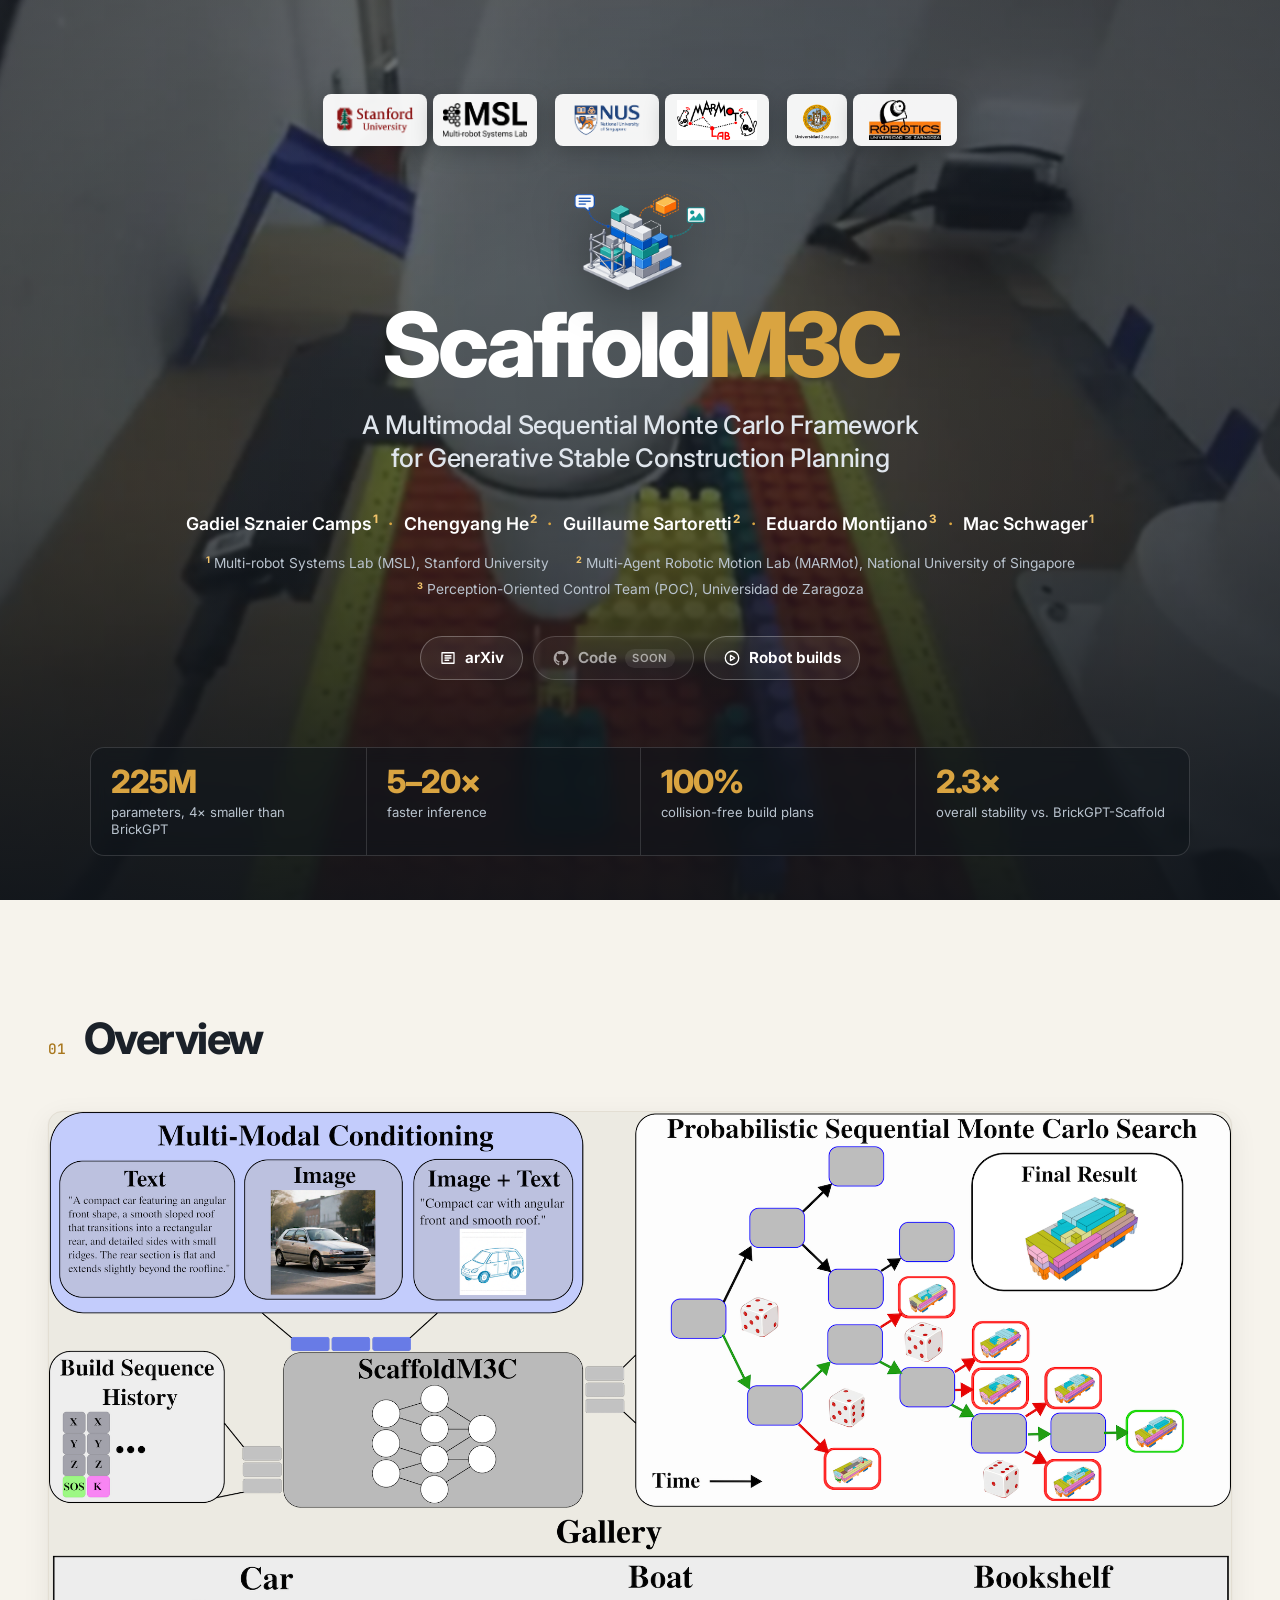
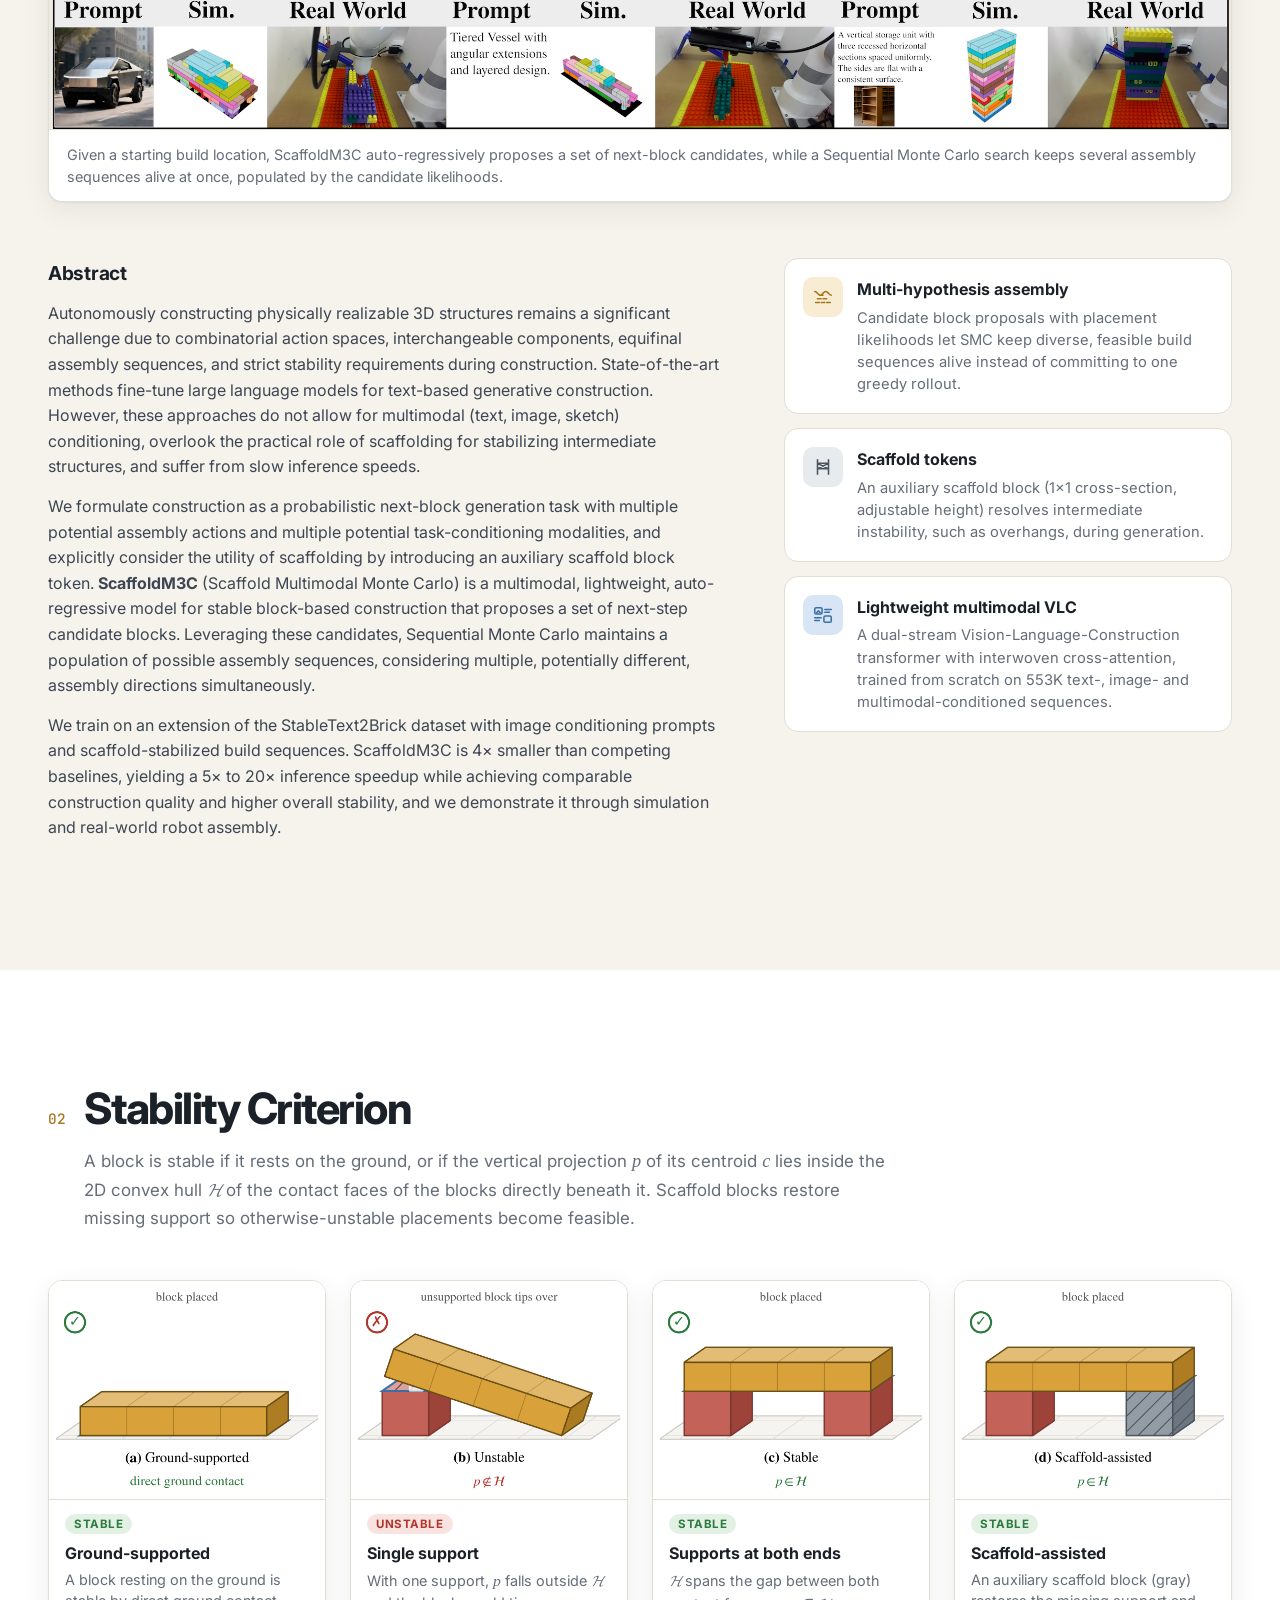
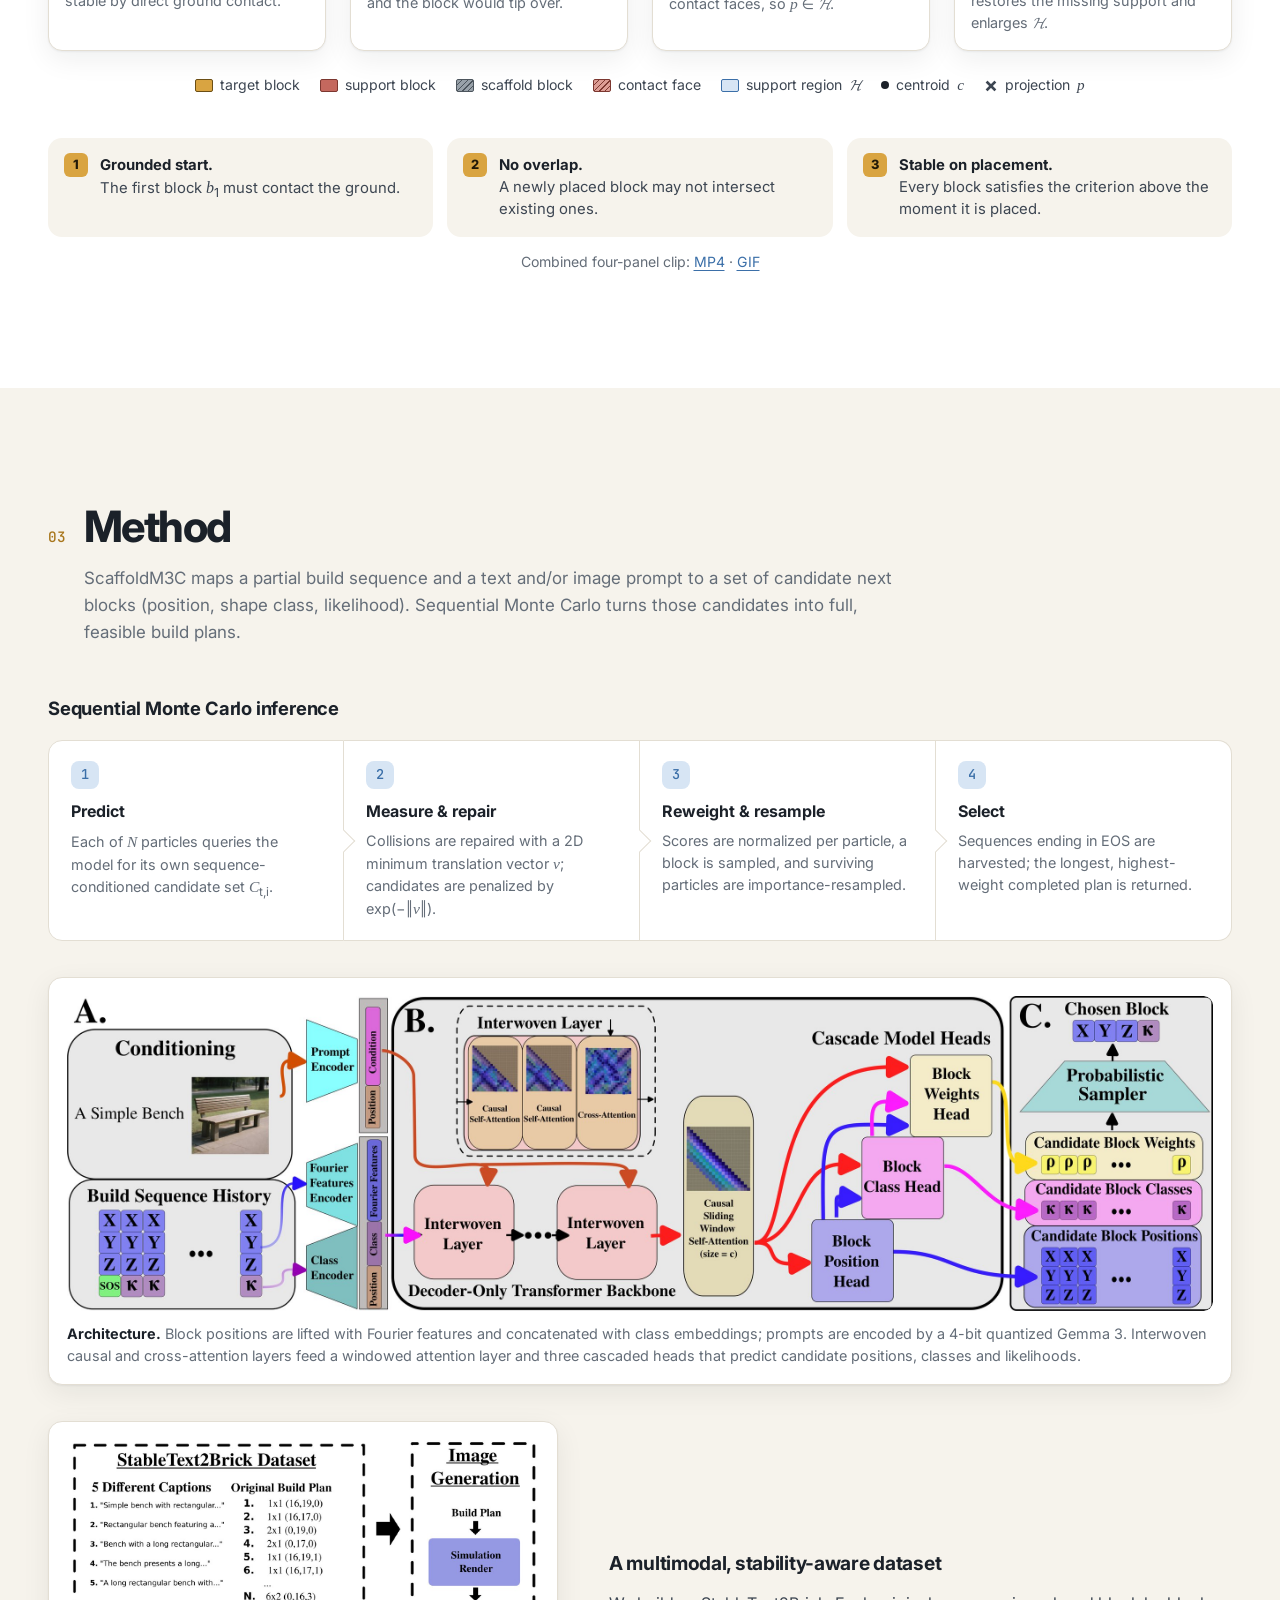
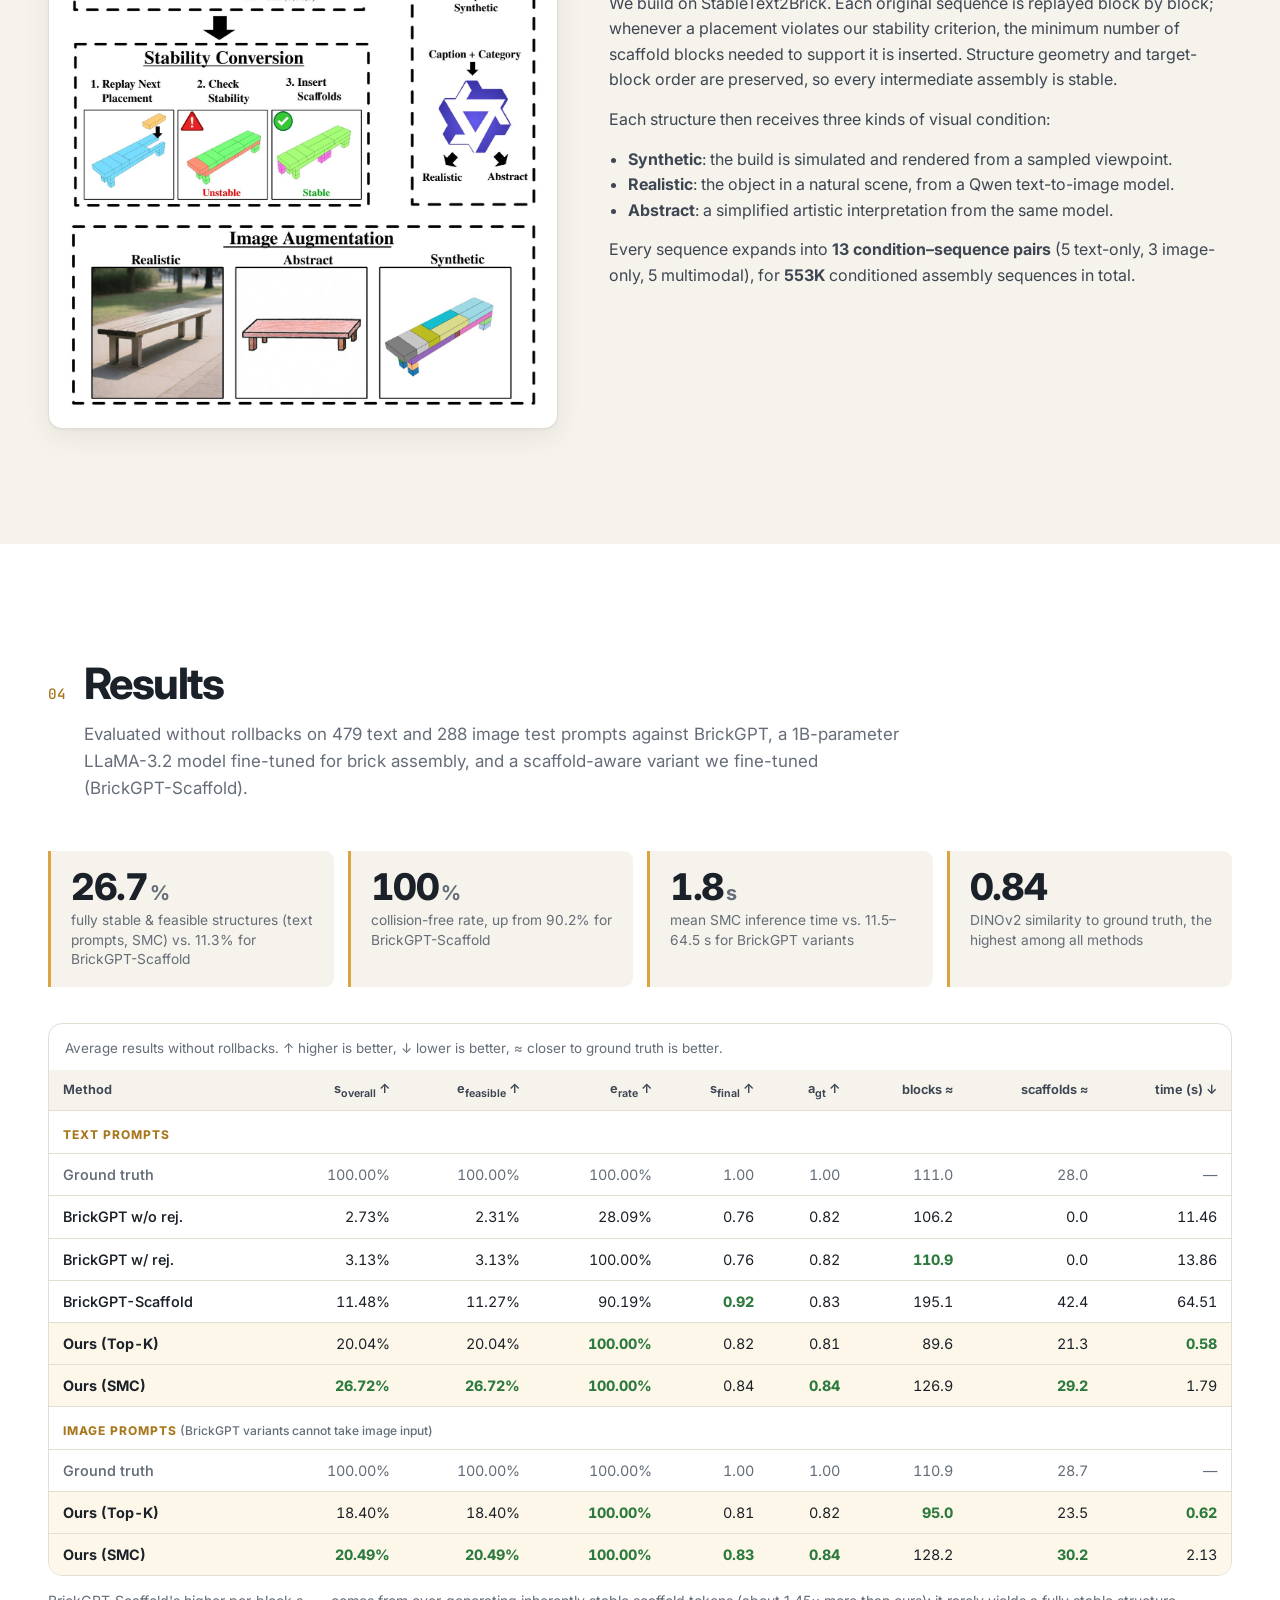
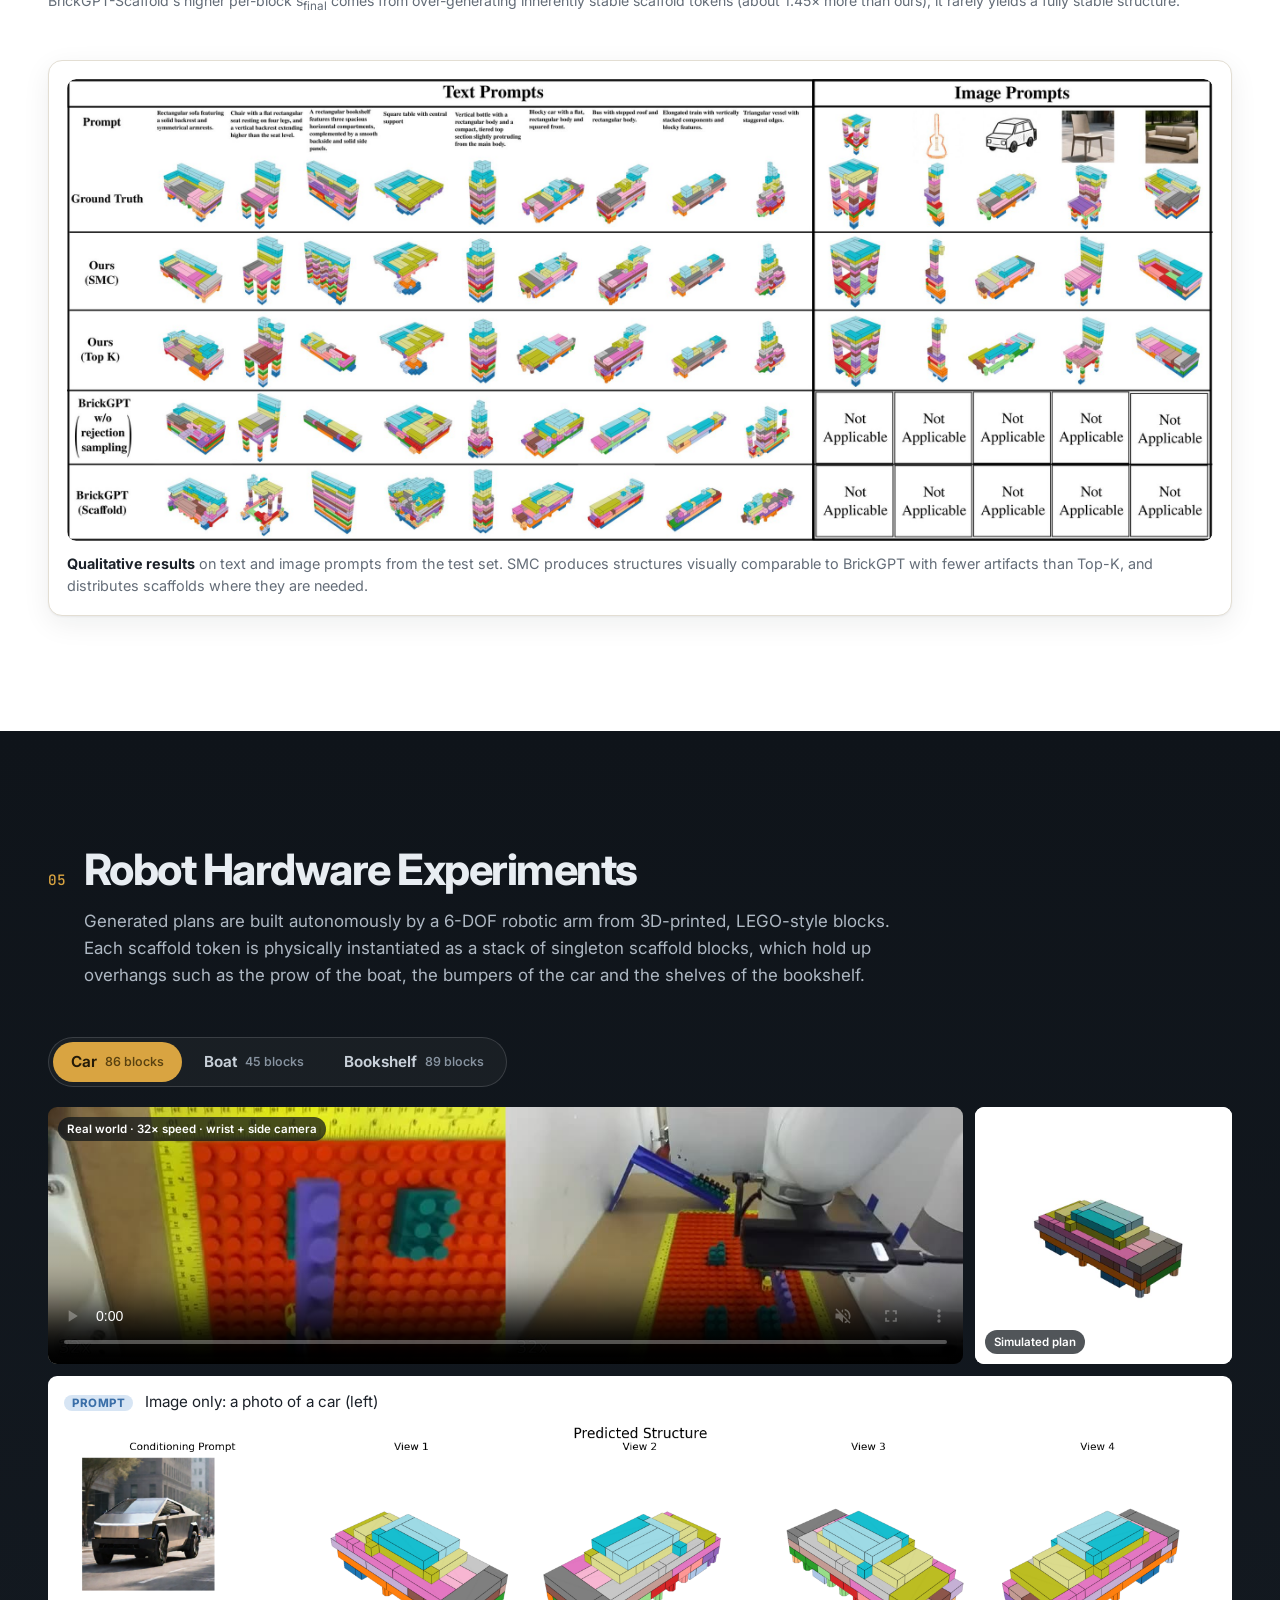
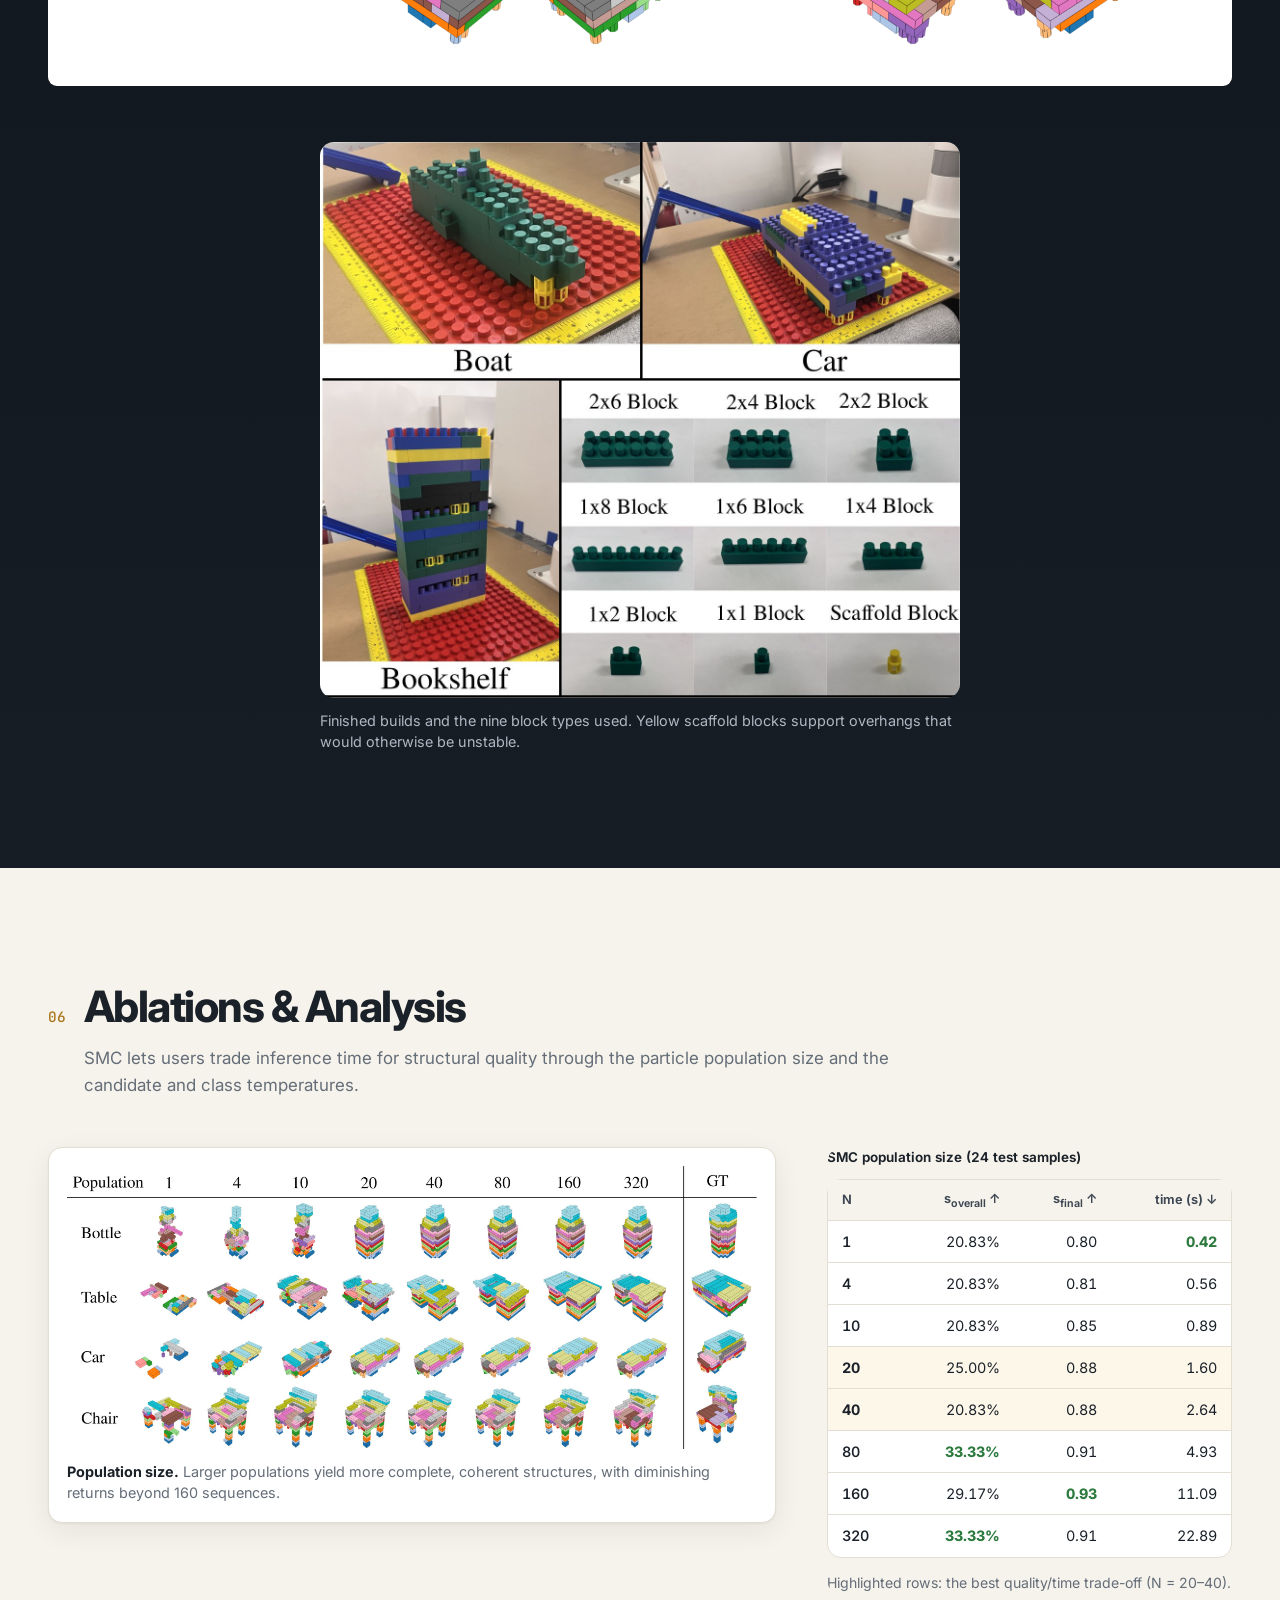
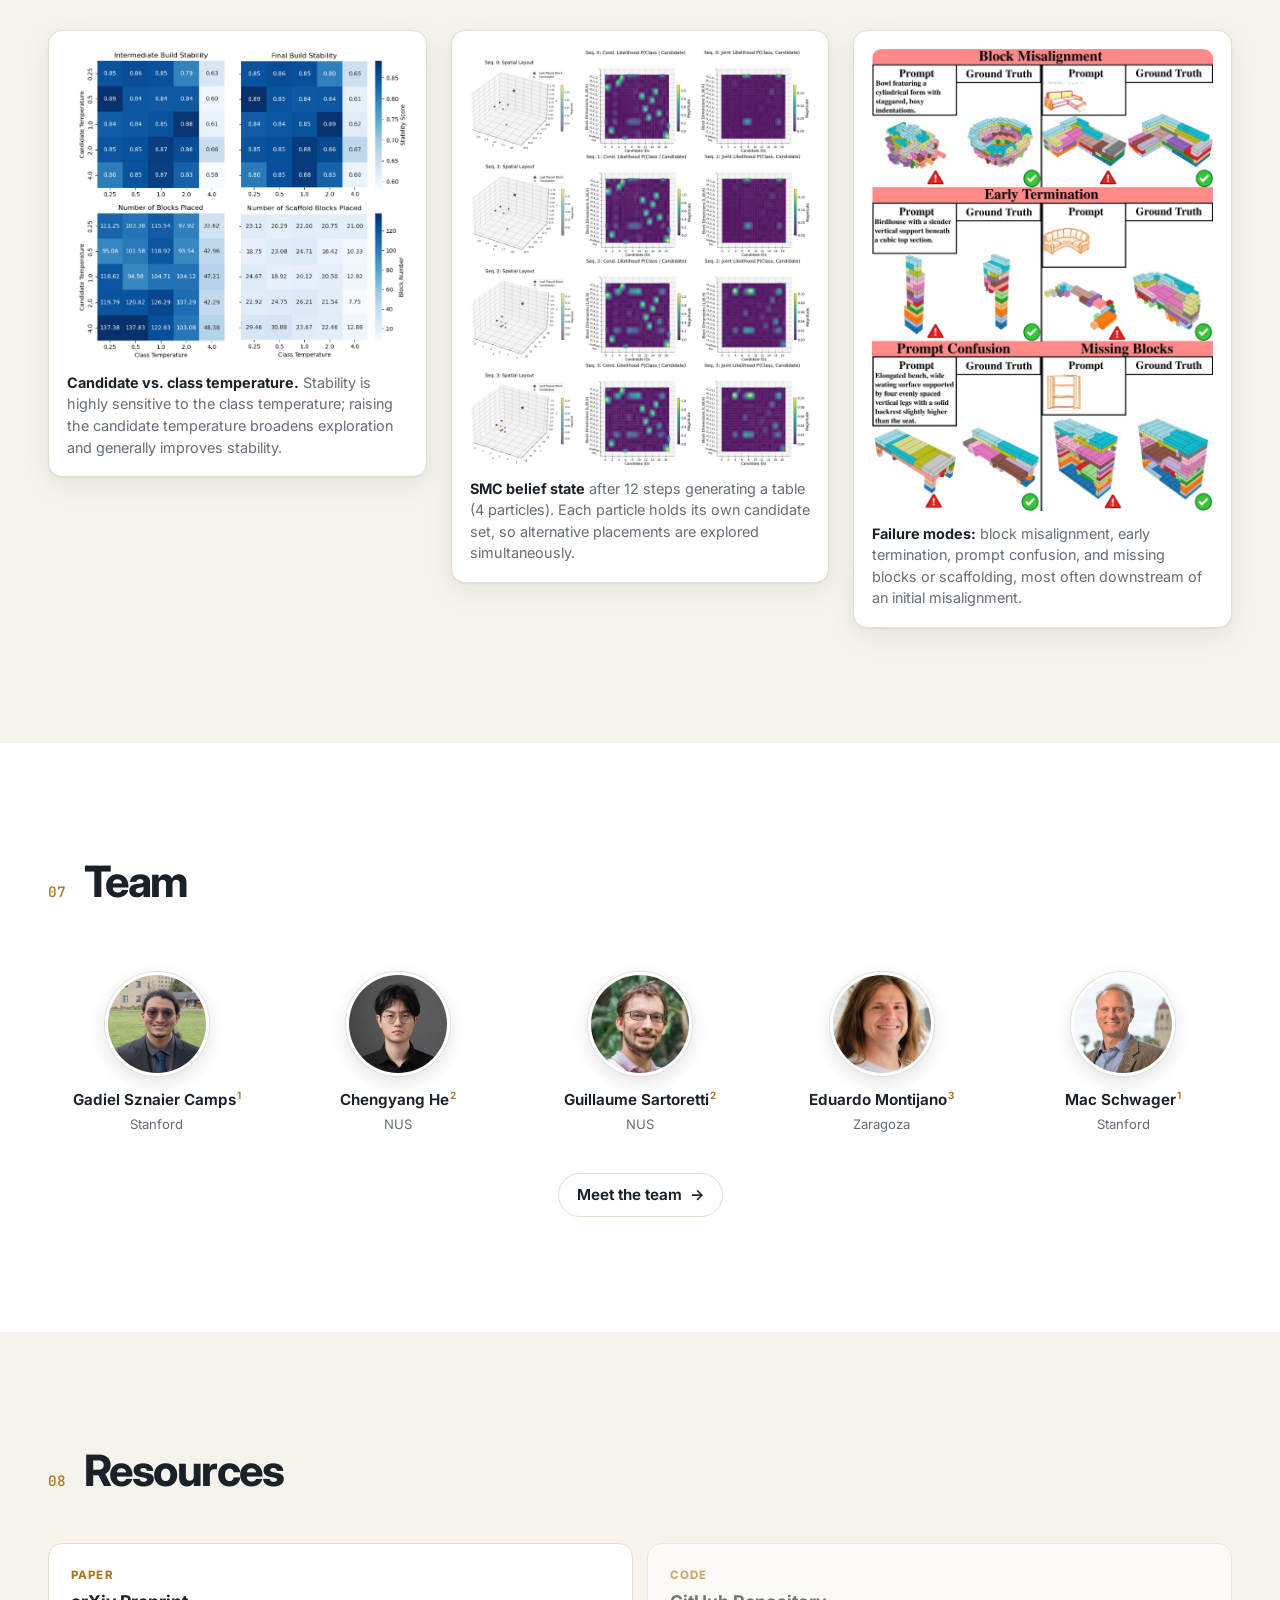
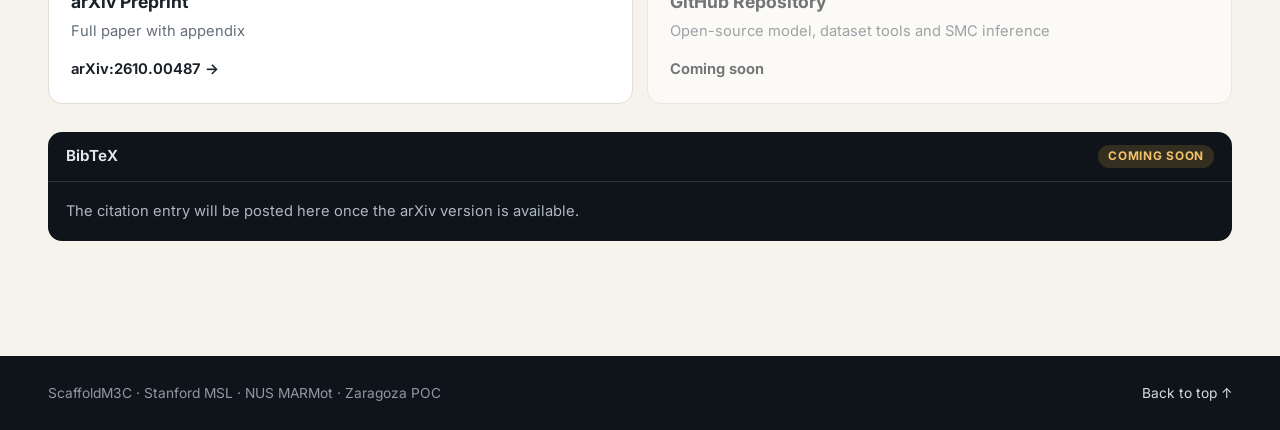
<file: index.html>
<!doctype html>
<html lang="en">
  <head>
    <meta charset="UTF-8" />
    <meta name="viewport" content="width=device-width, initial-scale=1.0" />
    <meta
      name="description"
      content="ScaffoldM3C: A Multimodal Sequential Monte Carlo Framework for Generative Stable Construction Planning"
    />
    <meta property="og:title" content="ScaffoldM3C — Generative Stable Construction Planning" />
    <meta
      property="og:description"
      content="A lightweight 225M-parameter Vision-Language-Construction model that plans stable, scaffold-aware block assemblies from text and image prompts."
    />
    <meta property="og:image" content="figures/fig1_overview.png" />
    <title>ScaffoldM3C — Stable Construction Planning</title>
    <link rel="icon" href="figures/title_mark.png" />
    <link rel="preconnect" href="https://fonts.googleapis.com" />
    <link rel="preconnect" href="https://fonts.gstatic.com" crossorigin />
    <link
      href="https://fonts.googleapis.com/css2?family=Inter:wght@400;500;600;700;800&family=JetBrains+Mono:wght@400;500&display=swap"
      rel="stylesheet"
    />
    <link rel="stylesheet" href="styles.css" />
    <script src="main.js" defer></script>
  </head>
  <body>
    <nav class="topnav" aria-label="Sections">
      <a class="topnav__brand" href="#top">
        <img src="figures/title_mark.png" alt="" />
        <span>ScaffoldM3C</span>
      </a>
      <div class="topnav__links">
        <a href="#overview">Overview</a>
        <a href="#stability">Stability</a>
        <a href="#method">Method</a>
        <a href="#results">Results</a>
        <a href="#hardware">Hardware</a>
        <a href="#ablations">Ablations</a>
        <a href="#team">Team</a>
        <a href="#resources">Resources</a>
      </div>
    </nav>

    <main id="top">
      <!-- ============================== HERO ============================== -->
      <section class="hero" aria-labelledby="paper-title">
        <video
          class="hero__video"
          autoplay
          muted
          loop
          playsinline
          preload="auto"
          poster="videos/hero_poster.jpg"
          aria-hidden="true"
        >
          <source src="videos/hero.mp4" type="video/mp4" />
        </video>
        <div class="hero__scrim" aria-hidden="true"></div>

        <div class="hero__content">
          <div class="logos" aria-label="Participating institutions and laboratories">
            <div class="logo-pair">
              <span class="logo-chip"><img src="logos/stanford_logo.png" alt="Stanford University" /></span>
              <span class="logo-chip"><img src="logos/msl_logo.png" alt="Multi-robot Systems Lab (MSL)" /></span>
            </div>
            <div class="logo-pair">
              <span class="logo-chip logo-chip--nus"><img src="logos/nus_logo.png" alt="National University of Singapore" /></span>
              <span class="logo-chip"><img src="logos/marmot_logo.png" alt="Multi-Agent Robotic Motion Lab (MARMot)" /></span>
            </div>
            <div class="logo-pair">
              <span class="logo-chip logo-chip--square"><img src="logos/zaragoza.png" alt="Universidad de Zaragoza" /></span>
              <span class="logo-chip"><img src="logos/poc_logo.png" alt="Perception-Oriented Control Team (POC), Universidad de Zaragoza" /></span>
            </div>
          </div>

          <header class="paper-heading">
            <img class="paper-heading__mark" src="figures/title_mark.png" alt="" />
            <h1 id="paper-title">
              <span class="paper-heading__name">Scaffold<span>M3C</span></span>
              <span class="paper-heading__subtitle"
                >A Multimodal Sequential Monte Carlo Framework for Generative Stable Construction Planning</span
              >
            </h1>
          </header>

          <div class="authors" aria-label="Paper authors and affiliations">
            <p class="authors__names">
              <span>Gadiel Sznaier Camps<sup>1</sup></span><span>Chengyang He<sup>2</sup></span><span>Guillaume Sartoretti<sup>2</sup></span><span>Eduardo Montijano<sup>3</sup></span><span>Mac Schwager<sup>1</sup></span>
            </p>
            <div class="authors__affiliations">
              <p><sup>1</sup> Multi-robot Systems Lab (MSL), Stanford University</p>
              <p><sup>2</sup> Multi-Agent Robotic Motion Lab (MARMot), National University of Singapore</p>
              <p><sup>3</sup> Perception-Oriented Control Team (POC), Universidad de Zaragoza</p>
            </div>
          </div>

          <div class="hero__actions">
            <a class="btn btn--ghost" href="https://arxiv.org/abs/2610.00487" target="_blank" rel="noopener">
              <svg viewBox="0 0 24 24" aria-hidden="true"><path d="M4 5h16v14H4z" /><path d="M8 9h8M8 12h8M8 15h5" /></svg>
              arXiv
            </a>
            <!-- TODO: replace with the GitHub repository URL once public -->
            <span class="btn btn--ghost is-disabled" aria-disabled="true">
              <svg viewBox="0 0 24 24" aria-hidden="true"><path d="M12 2.4a9.8 9.8 0 0 0-3.1 19.1c.5.1.7-.2.7-.5v-1.9c-2.9.6-3.5-1.2-3.5-1.2-.5-1.2-1.2-1.5-1.2-1.5-.9-.7.1-.7.1-.7 1.1.1 1.7 1.1 1.7 1.1.9 1.7 2.5 1.2 3 .9.1-.7.4-1.2.7-1.5-2.3-.3-4.8-1.2-4.8-4.9 0-1.1.4-2 1.1-2.7-.1-.3-.5-1.3.1-2.7 0 0 .9-.3 2.8 1.1a9.7 9.7 0 0 1 5.1 0c1.9-1.3 2.8-1.1 2.8-1.1.6 1.4.2 2.4.1 2.7.7.7 1.1 1.6 1.1 2.7 0 3.8-2.4 4.6-4.7 4.9.4.3.7 1 .7 1.9V21c0 .3.2.6.7.5A9.8 9.8 0 0 0 12 2.4Z" /></svg>
              Code <small>soon</small>
            </span>
            <a class="btn btn--ghost" href="#hardware">
              <svg viewBox="0 0 24 24" aria-hidden="true"><circle cx="12" cy="12" r="9" /><path d="m10 8.5 5.5 3.5-5.5 3.5z" /></svg>
              Robot builds
            </a>
          </div>
        </div>

        <dl class="hero__stats">
          <div><dt>225M</dt><dd>parameters, 4× smaller than BrickGPT</dd></div>
          <div><dt>5–20×</dt><dd>faster inference</dd></div>
          <div><dt>100%</dt><dd>collision-free build plans</dd></div>
          <div><dt>2.3×</dt><dd>overall stability vs. BrickGPT-Scaffold</dd></div>
        </dl>
      </section>

      <!-- ============================ OVERVIEW ============================ -->
      <section id="overview" class="section section--paper" aria-labelledby="overview-title">
        <div class="section__inner">
          <header class="section__header">
            <span class="section__number" aria-hidden="true">01</span>
            <h2 id="overview-title">Overview</h2>
          </header>

          <figure class="figure figure--framed">
            <button class="zoomable" type="button" data-zoom="figures/fig1_overview.png" aria-label="Enlarge overview figure">
              <img
                src="figures/fig1_overview.png"
                alt="ScaffoldM3C overview: multimodal conditioning (text, image, image plus text) and the build sequence history feed the ScaffoldM3C model, whose candidate blocks drive a probabilistic Sequential Monte Carlo search over assembly sequences; bottom row shows car, boat and bookshelf prompts with simulated and real-world builds"
                width="2256"
                height="1178"
              />
            </button>
            <figcaption>
              Given a starting build location, ScaffoldM3C auto-regressively proposes a set of next-block candidates, while a Sequential
              Monte Carlo search keeps several assembly sequences alive at once, populated by the candidate likelihoods.
            </figcaption>
          </figure>

          <div class="overview__grid">
            <div class="prose">
              <h3>Abstract</h3>
              <p>
                Autonomously constructing physically realizable 3D structures remains a significant challenge due to combinatorial
                action spaces, interchangeable components, equifinal assembly sequences, and strict stability requirements during
                construction. State-of-the-art methods fine-tune large language models for text-based generative construction.
                However, these approaches do not allow for multimodal (text, image, sketch) conditioning, overlook the practical role of
                scaffolding for stabilizing intermediate structures, and suffer from slow inference speeds.
              </p>
              <p>
                We formulate construction as a probabilistic next-block generation task with multiple potential assembly actions and
                multiple potential task-conditioning modalities, and explicitly consider the utility of scaffolding by introducing an
                auxiliary scaffold block token. <strong>ScaffoldM3C</strong> (Scaffold Multimodal Monte Carlo) is a multimodal,
                lightweight, auto-regressive model for stable block-based construction that proposes a set of next-step candidate
                blocks. Leveraging these candidates, Sequential Monte Carlo maintains a population of possible assembly sequences,
                considering multiple, potentially different, assembly directions simultaneously.
              </p>
              <p>
                We train on an extension of the StableText2Brick dataset with image conditioning prompts and scaffold-stabilized build
                sequences. ScaffoldM3C is 4× smaller than competing baselines, yielding a 5× to 20× inference speedup while achieving
                comparable construction quality and higher overall stability, and we demonstrate it through simulation and real-world
                robot assembly.
              </p>
            </div>

            <ul class="contrib" aria-label="Main contributions">
              <li>
                <span class="contrib__icon contrib__icon--amber" aria-hidden="true">
                  <svg viewBox="0 0 24 24"><path d="M4 18h4M10 18h4M16 18h4M6 14h4M12 14h4M8 10h4M3 6c3 0 3 4 6 4s3-4 6-4 3 4 6 4" /></svg>
                </span>
                <div>
                  <h3>Multi-hypothesis assembly</h3>
                  <p>Candidate block proposals with placement likelihoods let SMC keep diverse, feasible build sequences alive instead of committing to one greedy rollout.</p>
                </div>
              </li>
              <li>
                <span class="contrib__icon contrib__icon--steel" aria-hidden="true">
                  <svg viewBox="0 0 24 24"><path d="M6 4v16M18 4v16M6 8h12M6 14h12M6 8l12 6M18 8 6 14" /></svg>
                </span>
                <div>
                  <h3>Scaffold tokens</h3>
                  <p>An auxiliary scaffold block (1×1 cross-section, adjustable height) resolves intermediate instability, such as overhangs, during generation.</p>
                </div>
              </li>
              <li>
                <span class="contrib__icon contrib__icon--blue" aria-hidden="true">
                  <svg viewBox="0 0 24 24"><rect x="3" y="4" width="8" height="7" rx="1.5" /><path d="M5 9.5 7 7.5l2 2" /><path d="M14 6h7M14 9h5M3 15h7M3 18h5" /><rect x="13" y="13" width="8" height="7" rx="1.5" /></svg>
                </span>
                <div>
                  <h3>Lightweight multimodal VLC</h3>
                  <p>A dual-stream Vision-Language-Construction transformer with interwoven cross-attention, trained from scratch on 553K text-, image- and multimodal-conditioned sequences.</p>
                </div>
              </li>
            </ul>
          </div>
        </div>
      </section>

      <!-- ============================ STABILITY =========================== -->
      <section id="stability" class="section section--white" aria-labelledby="stability-title">
        <div class="section__inner">
          <header class="section__header">
            <span class="section__number" aria-hidden="true">02</span>
            <h2 id="stability-title">Stability Criterion</h2>
            <p class="section__lede">
              A block is stable if it rests on the ground, or if the vertical projection <var>p</var> of its centroid
              <var>c</var> lies inside the 2D convex hull <var>𝓗</var> of the contact faces of the blocks directly beneath it.
              Scaffold blocks restore missing support so otherwise-unstable placements become feasible.
            </p>
          </header>

          <div class="stability-grid">
            <figure class="clip-card" data-clip>
              <div class="clip-card__media">
                <video muted loop playsinline preload="metadata" poster="media/stability/stability_a_ground.png" data-autoplay>
                  <source src="media/stability/stability_a_ground.mp4" type="video/mp4" />
                </video>
                <button class="clip-card__replay" type="button" aria-label="Replay ground-supported animation">
                  <svg viewBox="0 0 24 24" aria-hidden="true"><path d="M4 12a8 8 0 1 0 2.4-5.7M4 4v4h4" /></svg>
                </button>
              </div>
              <figcaption>
                <span class="verdict verdict--good">Stable</span>
                <strong>Ground-supported</strong>
                <span>A block resting on the ground is stable by direct ground contact.</span>
              </figcaption>
            </figure>

            <figure class="clip-card" data-clip>
              <div class="clip-card__media">
                <video muted loop playsinline preload="metadata" poster="media/stability/stability_b_unstable.png" data-autoplay>
                  <source src="media/stability/stability_b_unstable.mp4" type="video/mp4" />
                </video>
                <button class="clip-card__replay" type="button" aria-label="Replay unstable animation">
                  <svg viewBox="0 0 24 24" aria-hidden="true"><path d="M4 12a8 8 0 1 0 2.4-5.7M4 4v4h4" /></svg>
                </button>
              </div>
              <figcaption>
                <span class="verdict verdict--bad">Unstable</span>
                <strong>Single support</strong>
                <span>With one support, <var>p</var> falls outside <var>𝓗</var> and the block would tip over.</span>
              </figcaption>
            </figure>

            <figure class="clip-card" data-clip>
              <div class="clip-card__media">
                <video muted loop playsinline preload="metadata" poster="media/stability/stability_c_stable.png" data-autoplay>
                  <source src="media/stability/stability_c_stable.mp4" type="video/mp4" />
                </video>
                <button class="clip-card__replay" type="button" aria-label="Replay stable animation">
                  <svg viewBox="0 0 24 24" aria-hidden="true"><path d="M4 12a8 8 0 1 0 2.4-5.7M4 4v4h4" /></svg>
                </button>
              </div>
              <figcaption>
                <span class="verdict verdict--good">Stable</span>
                <strong>Supports at both ends</strong>
                <span><var>𝓗</var> spans the gap between both contact faces, so <var>p</var> ∈ <var>𝓗</var>.</span>
              </figcaption>
            </figure>

            <figure class="clip-card" data-clip>
              <div class="clip-card__media">
                <video muted loop playsinline preload="metadata" poster="media/stability/stability_d_scaffold.png" data-autoplay>
                  <source src="media/stability/stability_d_scaffold.mp4" type="video/mp4" />
                </video>
                <button class="clip-card__replay" type="button" aria-label="Replay scaffold-assisted animation">
                  <svg viewBox="0 0 24 24" aria-hidden="true"><path d="M4 12a8 8 0 1 0 2.4-5.7M4 4v4h4" /></svg>
                </button>
              </div>
              <figcaption>
                <span class="verdict verdict--good">Stable</span>
                <strong>Scaffold-assisted</strong>
                <span>An auxiliary scaffold block (gray) restores the missing support and enlarges <var>𝓗</var>.</span>
              </figcaption>
            </figure>
          </div>

          <ul class="legend" aria-label="Legend">
            <li><span class="swatch swatch--target"></span>target block</li>
            <li><span class="swatch swatch--support"></span>support block</li>
            <li><span class="swatch swatch--scaffold"></span>scaffold block</li>
            <li><span class="swatch swatch--contact"></span>contact face</li>
            <li><span class="swatch swatch--hull"></span>support region <var>𝓗</var></li>
            <li><span class="dot"></span>centroid <var>c</var></li>
            <li><span class="cross">×</span>projection <var>p</var></li>
          </ul>

          <ol class="rules">
            <li><strong>Grounded start.</strong> The first block <var>b</var><sub>1</sub> must contact the ground.</li>
            <li><strong>No overlap.</strong> A newly placed block may not intersect existing ones.</li>
            <li><strong>Stable on placement.</strong> Every block satisfies the criterion above the moment it is placed.</li>
          </ol>
          <p class="note">
            Combined four-panel clip:
            <a href="media/stability/stability_all.mp4">MP4</a> ·
            <a href="media/stability/stability_all.gif">GIF</a>
          </p>
        </div>
      </section>

      <!-- ============================== METHOD ============================ -->
      <section id="method" class="section section--paper" aria-labelledby="method-title">
        <div class="section__inner">
          <header class="section__header">
            <span class="section__number" aria-hidden="true">03</span>
            <h2 id="method-title">Method</h2>
            <p class="section__lede">
              ScaffoldM3C maps a partial build sequence and a text and/or image prompt to a set of candidate next blocks
              (position, shape class, likelihood). Sequential Monte Carlo turns those candidates into full, feasible build plans.
            </p>
          </header>

          <h3 class="subhead">Sequential Monte Carlo inference</h3>
          <ol class="smc">
            <li>
              <span class="smc__step">1</span>
              <h4>Predict</h4>
              <p>Each of <var>N</var> particles queries the model for its own sequence-conditioned candidate set <var>C</var><sub>t,i</sub>.</p>
            </li>
            <li>
              <span class="smc__step">2</span>
              <h4>Measure &amp; repair</h4>
              <p>Collisions are repaired with a 2D minimum translation vector <var>v</var>; candidates are penalized by exp(−‖<var>v</var>‖).</p>
            </li>
            <li>
              <span class="smc__step">3</span>
              <h4>Reweight &amp; resample</h4>
              <p>Scores are normalized per particle, a block is sampled, and surviving particles are importance-resampled.</p>
            </li>
            <li>
              <span class="smc__step">4</span>
              <h4>Select</h4>
              <p>Sequences ending in EOS are harvested; the longest, highest-weight completed plan is returned.</p>
            </li>
          </ol>

          <figure class="figure figure--framed">
            <button class="zoomable" type="button" data-zoom="figures/fig3_architecture.jpg" aria-label="Enlarge architecture figure">
              <img
                src="figures/fig3_architecture.jpg"
                alt="ScaffoldM3C architecture: model input of partial build sequence and conditioning prompt, interwoven causal and cross-attention layers, a windowed attention layer, and cascading position, class and likelihood heads followed by Top-K or SMC sampling"
                width="2600"
                height="714"
                loading="lazy"
              />
            </button>
            <figcaption>
              <strong>Architecture.</strong> Block positions are lifted with Fourier features and concatenated with class embeddings;
              prompts are encoded by a 4-bit quantized Gemma 3. Interwoven causal and cross-attention layers feed a windowed attention
              layer and three cascaded heads that predict candidate positions, classes and likelihoods.
            </figcaption>
          </figure>

          <div class="split">
            <figure class="figure figure--framed split__figure">
              <button class="zoomable" type="button" data-zoom="figures/fig4_data_generation.jpg" aria-label="Enlarge data generation figure">
                <img
                  src="figures/fig4_data_generation.jpg"
                  alt="Data generation pipeline: StableText2Brick captions and build plans go through stability conversion (replay, check stability, insert scaffolds) and image generation (simulation render or Qwen text-to-image) producing realistic, abstract and synthetic image conditions"
                  width="1300"
                  height="1571"
                  loading="lazy"
                />
              </button>
            </figure>
            <div class="prose split__copy">
              <h3>A multimodal, stability-aware dataset</h3>
              <p>
                We build on StableText2Brick. Each original sequence is replayed block by block; whenever a placement violates our
                stability criterion, the minimum number of scaffold blocks needed to support it is inserted. Structure geometry and
                target-block order are preserved, so every intermediate assembly is stable.
              </p>
              <p>Each structure then receives three kinds of visual condition:</p>
              <ul>
                <li><strong>Synthetic</strong>: the build is simulated and rendered from a sampled viewpoint.</li>
                <li><strong>Realistic</strong>: the object in a natural scene, from a Qwen text-to-image model.</li>
                <li><strong>Abstract</strong>: a simplified artistic interpretation from the same model.</li>
              </ul>
              <p>
                Every sequence expands into <strong>13 condition–sequence pairs</strong> (5 text-only, 3 image-only, 5 multimodal), for
                <strong>553K</strong> conditioned assembly sequences in total.
              </p>
            </div>
          </div>
        </div>
      </section>

      <!-- ============================== RESULTS =========================== -->
      <section id="results" class="section section--white" aria-labelledby="results-title">
        <div class="section__inner">
          <header class="section__header">
            <span class="section__number" aria-hidden="true">04</span>
            <h2 id="results-title">Results</h2>
            <p class="section__lede">
              Evaluated without rollbacks on 479 text and 288 image test prompts against BrickGPT, a 1B-parameter LLaMA-3.2 model
              fine-tuned for brick assembly, and a scaffold-aware variant we fine-tuned (BrickGPT-Scaffold).
            </p>
          </header>

          <div class="stat-row">
            <div class="stat">
              <span class="stat__value">26.7<small>%</small></span>
              <span class="stat__label">fully stable &amp; feasible structures (text prompts, SMC) vs. 11.3% for BrickGPT-Scaffold</span>
            </div>
            <div class="stat">
              <span class="stat__value">100<small>%</small></span>
              <span class="stat__label">collision-free rate, up from 90.2% for BrickGPT-Scaffold</span>
            </div>
            <div class="stat">
              <span class="stat__value">1.8<small>s</small></span>
              <span class="stat__label">mean SMC inference time vs. 11.5–64.5 s for BrickGPT variants</span>
            </div>
            <div class="stat">
              <span class="stat__value">0.84</span>
              <span class="stat__label">DINOv2 similarity to ground truth, the highest among all methods</span>
            </div>
          </div>

          <div class="table-wrap" role="region" aria-label="Quantitative results table" tabindex="0">
            <table class="results-table">
              <caption>
                Average results without rollbacks. ↑ higher is better, ↓ lower is better, ≈ closer to ground truth is better.
              </caption>
              <thead>
                <tr>
                  <th scope="col">Method</th>
                  <th scope="col">s<sub>overall</sub> ↑</th>
                  <th scope="col">e<sub>feasible</sub> ↑</th>
                  <th scope="col">e<sub>rate</sub> ↑</th>
                  <th scope="col">s<sub>final</sub> ↑</th>
                  <th scope="col">a<sub>gt</sub> ↑</th>
                  <th scope="col">blocks ≈</th>
                  <th scope="col">scaffolds ≈</th>
                  <th scope="col">time (s) ↓</th>
                </tr>
              </thead>
              <tbody>
                <tr class="group"><th colspan="9" scope="colgroup">Text prompts</th></tr>
                <tr class="muted"><th scope="row">Ground truth</th><td>100.00%</td><td>100.00%</td><td>100.00%</td><td>1.00</td><td>1.00</td><td>111.0</td><td>28.0</td><td>—</td></tr>
                <tr><th scope="row">BrickGPT w/o rej.</th><td>2.73%</td><td>2.31%</td><td>28.09%</td><td>0.76</td><td>0.82</td><td>106.2</td><td>0.0</td><td>11.46</td></tr>
                <tr><th scope="row">BrickGPT w/ rej.</th><td>3.13%</td><td>3.13%</td><td>100.00%</td><td>0.76</td><td>0.82</td><td class="best">110.9</td><td>0.0</td><td>13.86</td></tr>
                <tr><th scope="row">BrickGPT-Scaffold</th><td>11.48%</td><td>11.27%</td><td>90.19%</td><td class="best">0.92</td><td>0.83</td><td>195.1</td><td>42.4</td><td>64.51</td></tr>
                <tr class="ours"><th scope="row">Ours (Top-K)</th><td>20.04%</td><td>20.04%</td><td class="best">100.00%</td><td>0.82</td><td>0.81</td><td>89.6</td><td>21.3</td><td class="best">0.58</td></tr>
                <tr class="ours"><th scope="row">Ours (SMC)</th><td class="best">26.72%</td><td class="best">26.72%</td><td class="best">100.00%</td><td>0.84</td><td class="best">0.84</td><td>126.9</td><td class="best">29.2</td><td>1.79</td></tr>
                <tr class="group"><th colspan="9" scope="colgroup">Image prompts <span>(BrickGPT variants cannot take image input)</span></th></tr>
                <tr class="muted"><th scope="row">Ground truth</th><td>100.00%</td><td>100.00%</td><td>100.00%</td><td>1.00</td><td>1.00</td><td>110.9</td><td>28.7</td><td>—</td></tr>
                <tr class="ours"><th scope="row">Ours (Top-K)</th><td>18.40%</td><td>18.40%</td><td class="best">100.00%</td><td>0.81</td><td>0.82</td><td class="best">95.0</td><td>23.5</td><td class="best">0.62</td></tr>
                <tr class="ours"><th scope="row">Ours (SMC)</th><td class="best">20.49%</td><td class="best">20.49%</td><td class="best">100.00%</td><td class="best">0.83</td><td class="best">0.84</td><td>128.2</td><td class="best">30.2</td><td>2.13</td></tr>
              </tbody>
            </table>
          </div>
          <p class="note">
            BrickGPT-Scaffold's higher per-block s<sub>final</sub> comes from over-generating inherently stable scaffold tokens
            (about 1.45× more than ours); it rarely yields a fully stable structure.
          </p>

          <figure class="figure figure--framed figure--scroll">
            <div class="figure__scroll">
              <button class="zoomable" type="button" data-zoom="figures/fig5_main_results.jpg" aria-label="Enlarge qualitative results">
                <img
                  src="figures/fig5_main_results.jpg"
                  alt="Qualitative comparison grid: text prompts (sofa, chair, bookshelf, table, bottle, car, bus, train, vessel) and image prompts, with rows for ground truth, ours (SMC), ours (Top-K), BrickGPT without rejection sampling, and BrickGPT-Scaffold; BrickGPT rows are not applicable for image prompts"
                  width="2600"
                  height="1050"
                  loading="lazy"
                />
              </button>
            </div>
            <figcaption>
              <strong>Qualitative results</strong> on text and image prompts from the test set. SMC produces structures visually
              comparable to BrickGPT with fewer artifacts than Top-K, and distributes scaffolds where they are needed.
            </figcaption>
          </figure>
        </div>
      </section>

      <!-- ============================= HARDWARE =========================== -->
      <section id="hardware" class="section section--dark" aria-labelledby="hardware-title">
        <div class="section__inner">
          <header class="section__header">
            <span class="section__number" aria-hidden="true">05</span>
            <h2 id="hardware-title">Robot Hardware Experiments</h2>
            <p class="section__lede">
              Generated plans are built autonomously by a 6-DOF robotic arm from 3D-printed, LEGO-style blocks. Each scaffold token is
              physically instantiated as a stack of singleton scaffold blocks, which hold up overhangs such as the prow of the boat,
              the bumpers of the car and the shelves of the bookshelf.
            </p>
          </header>

          <div class="builds" data-tabs>
            <div class="builds__tabs" role="tablist" aria-label="Choose a structure">
              <button role="tab" id="tab-car" aria-controls="panel-car" aria-selected="true">Car <span>86 blocks</span></button>
              <button role="tab" id="tab-boat" aria-controls="panel-boat" aria-selected="false" tabindex="-1">Boat <span>45 blocks</span></button>
              <button role="tab" id="tab-bookshelf" aria-controls="panel-bookshelf" aria-selected="false" tabindex="-1">Bookshelf <span>89 blocks</span></button>
            </div>

            <div class="build" role="tabpanel" id="panel-car" aria-labelledby="tab-car">
              <div class="build__row">
                <div class="build__video build__video--wide">
                  <video controls muted playsinline preload="none" poster="videos/car_hardware_poster.jpg" data-autoplay>
                    <source src="videos/car_hardware.mp4" type="video/mp4" />
                  </video>
                  <span class="tag">Real world · 32× speed · wrist + side camera</span>
                </div>
                <div class="build__video build__video--square">
                  <video muted loop playsinline preload="none" poster="videos/car_simulated_poster.jpg" data-autoplay>
                    <source src="videos/car_simulated.mp4" type="video/mp4" />
                  </video>
                  <span class="tag">Simulated plan</span>
                </div>
              </div>
              <div class="build__meta">
                <p class="build__prompt"><span>Prompt</span> Image only: a photo of a car (left)</p>
                <img src="figures/car_views.png" alt="Car image prompt and four views of the predicted structure" width="1850" height="400" loading="lazy" />
              </div>
            </div>

            <div class="build" role="tabpanel" id="panel-boat" aria-labelledby="tab-boat" hidden>
              <div class="build__row">
                <div class="build__video build__video--wide">
                  <video controls muted playsinline preload="none" poster="videos/boat_hardware_poster.jpg" data-autoplay>
                    <source src="videos/boat_hardware.mp4" type="video/mp4" />
                  </video>
                  <span class="tag">Real world · 32× speed · wrist + side camera</span>
                </div>
                <div class="build__video build__video--square">
                  <video muted loop playsinline preload="none" poster="videos/boat_simulated_poster.jpg" data-autoplay>
                    <source src="videos/boat_simulated.mp4" type="video/mp4" />
                  </video>
                  <span class="tag">Simulated plan</span>
                </div>
              </div>
              <div class="build__meta">
                <p class="build__prompt"><span>Prompt</span> “Tiered vessel with angular extensions and layered design.”</p>
                <img src="figures/boat_views.png" alt="Boat text prompt and four views of the predicted structure" width="1850" height="400" loading="lazy" />
              </div>
            </div>

            <div class="build" role="tabpanel" id="panel-bookshelf" aria-labelledby="tab-bookshelf" hidden>
              <div class="build__row">
                <div class="build__video build__video--wide">
                  <video controls muted playsinline preload="none" poster="videos/bookshelf_hardware_poster.jpg" data-autoplay>
                    <source src="videos/bookshelf_hardware.mp4" type="video/mp4" />
                  </video>
                  <span class="tag">Real world · 32× speed · wrist + side camera</span>
                </div>
                <div class="build__video build__video--square">
                  <video muted loop playsinline preload="none" poster="videos/bookshelf_simulated_poster.jpg" data-autoplay>
                    <source src="videos/bookshelf_simulated.mp4" type="video/mp4" />
                  </video>
                  <span class="tag">Simulated plan</span>
                </div>
              </div>
              <div class="build__meta">
                <p class="build__prompt">
                  <span>Prompt</span> “A vertical storage unit with three recessed horizontal sections spaced uniformly. The sides are
                  flat with a consistent surface.” + image
                </p>
                <img src="figures/bookshelf_views.png" alt="Bookshelf multimodal prompt and four views of the predicted structure" width="1850" height="400" loading="lazy" />
              </div>
            </div>
          </div>

          <figure class="figure figure--dark hardware-figure">
            <button class="zoomable" type="button" data-zoom="figures/fig6_hardware.jpg" aria-label="Enlarge hardware figure">
              <img
                src="figures/fig6_hardware.jpg"
                alt="Finished boat, car and bookshelf built by the robot, with yellow scaffold blocks under overhangs, and the nine block types: 2x6, 2x4, 2x2, 1x8, 1x6, 1x4, 1x2, 1x1 and scaffold"
                width="1328"
                height="1154"
                loading="lazy"
              />
            </button>
            <figcaption>
              Finished builds and the nine block types used. Yellow scaffold blocks support overhangs that would otherwise be
              unstable.
            </figcaption>
          </figure>
        </div>
      </section>

      <!-- ============================= ABLATIONS ========================== -->
      <section id="ablations" class="section section--paper" aria-labelledby="ablations-title">
        <div class="section__inner">
          <header class="section__header">
            <span class="section__number" aria-hidden="true">06</span>
            <h2 id="ablations-title">Ablations &amp; Analysis</h2>
            <p class="section__lede">
              SMC lets users trade inference time for structural quality through the particle population size and the candidate and
              class temperatures.
            </p>
          </header>

          <div class="split split--wide-left">
            <figure class="figure figure--framed">
              <button class="zoomable" type="button" data-zoom="figures/fig7_population.jpg" aria-label="Enlarge population size figure">
                <img
                  src="figures/fig7_population.jpg"
                  alt="Generated structures for several target objects as the SMC population grows from 1 to 320 sequences, next to the ground truth"
                  width="2600"
                  height="1065"
                  loading="lazy"
                />
              </button>
              <figcaption>
                <strong>Population size.</strong> Larger populations yield more complete, coherent structures, with diminishing
                returns beyond 160 sequences.
              </figcaption>
            </figure>
            <div class="table-wrap table-wrap--compact" role="region" aria-label="Population size ablation table" tabindex="0">
              <table class="results-table results-table--compact">
                <caption>SMC population size (24 test samples)</caption>
                <thead>
                  <tr><th scope="col">N</th><th scope="col">s<sub>overall</sub> ↑</th><th scope="col">s<sub>final</sub> ↑</th><th scope="col">time (s) ↓</th></tr>
                </thead>
                <tbody>
                  <tr><th scope="row">1</th><td>20.83%</td><td>0.80</td><td class="best">0.42</td></tr>
                  <tr><th scope="row">4</th><td>20.83%</td><td>0.81</td><td>0.56</td></tr>
                  <tr><th scope="row">10</th><td>20.83%</td><td>0.85</td><td>0.89</td></tr>
                  <tr class="ours"><th scope="row">20</th><td>25.00%</td><td>0.88</td><td>1.60</td></tr>
                  <tr class="ours"><th scope="row">40</th><td>20.83%</td><td>0.88</td><td>2.64</td></tr>
                  <tr><th scope="row">80</th><td class="best">33.33%</td><td>0.91</td><td>4.93</td></tr>
                  <tr><th scope="row">160</th><td>29.17%</td><td class="best">0.93</td><td>11.09</td></tr>
                  <tr><th scope="row">320</th><td class="best">33.33%</td><td>0.91</td><td>22.89</td></tr>
                </tbody>
              </table>
              <p class="note">Highlighted rows: the best quality/time trade-off (N = 20–40).</p>
            </div>
          </div>

          <div class="card-grid">
            <figure class="figure figure--framed">
              <button class="zoomable" type="button" data-zoom="figures/fig8_temperature.png" aria-label="Enlarge temperature heatmaps">
                <img
                  src="figures/fig8_temperature.png"
                  alt="Heatmaps of intermediate stability, final stability, standard block count and scaffold block count over candidate and class temperatures from 0.25 to 4"
                  width="799"
                  height="729"
                  loading="lazy"
                />
              </button>
              <figcaption>
                <strong>Candidate vs. class temperature.</strong> Stability is highly sensitive to the class temperature; raising the
                candidate temperature broadens exploration and generally improves stability.
              </figcaption>
            </figure>
            <figure class="figure figure--framed">
              <button class="zoomable" type="button" data-zoom="figures/fig9_belief_state.jpg" aria-label="Enlarge SMC belief state figure">
                <img
                  src="figures/fig9_belief_state.jpg"
                  alt="SMC belief state for four particles while generating a table: spatial layout of candidates and heatmaps of conditional and joint class-candidate likelihoods"
                  width="1600"
                  height="1956"
                  loading="lazy"
                />
              </button>
              <figcaption>
                <strong>SMC belief state</strong> after 12 steps generating a table (4 particles). Each particle holds its own
                candidate set, so alternative placements are explored simultaneously.
              </figcaption>
            </figure>
            <figure class="figure figure--framed">
              <button class="zoomable" type="button" data-zoom="figures/fig10_failure_modes.jpg" aria-label="Enlarge failure modes figure">
                <img
                  src="figures/fig10_failure_modes.jpg"
                  alt="Examples of the four failure modes: positional errors leading to out-of-distribution states, prompt confusion, early termination, and block shifting"
                  width="1400"
                  height="1897"
                  loading="lazy"
                />
              </button>
              <figcaption>
                <strong>Failure modes:</strong> block misalignment, early termination, prompt confusion, and missing blocks or
                scaffolding, most often downstream of an initial misalignment.
              </figcaption>
            </figure>
          </div>
        </div>
      </section>

      <!-- =============================== TEAM ============================= -->
      <section id="team" class="section section--white" aria-labelledby="team-title">
        <div class="section__inner">
          <header class="section__header">
            <span class="section__number" aria-hidden="true">07</span>
            <h2 id="team-title">Team</h2>
          </header>

          <ul class="avatars" aria-label="Authors">
            <li>
              <a class="avatar" href="team.html#gadiel">
                <img src="team/gadiel.jpg" alt="" loading="lazy" />
                <strong>Gadiel Sznaier Camps<sup>1</sup></strong>
                <span>Stanford</span>
              </a>
            </li>
            <li>
              <a class="avatar" href="team.html#chengyang">
                <img src="team/chengyang.jpg" alt="" loading="lazy" />
                <strong>Chengyang He<sup>2</sup></strong>
                <span>NUS</span>
              </a>
            </li>
            <li>
              <a class="avatar" href="team.html#guillaume">
                <img src="team/guillaume.jpg" alt="" loading="lazy" />
                <strong>Guillaume Sartoretti<sup>2</sup></strong>
                <span>NUS</span>
              </a>
            </li>
            <li>
              <a class="avatar" href="team.html#eduardo">
                <img src="team/eduardo.jpg" alt="" loading="lazy" />
                <strong>Eduardo Montijano<sup>3</sup></strong>
                <span>Zaragoza</span>
              </a>
            </li>
            <li>
              <a class="avatar" href="team.html#mac">
                <img src="team/mac.jpg" alt="" loading="lazy" />
                <strong>Mac Schwager<sup>1</sup></strong>
                <span>Stanford</span>
              </a>
            </li>
          </ul>
          <p class="avatars__more"><a class="btn btn--outline" href="team.html">Meet the team <span aria-hidden="true">→</span></a></p>
        </div>
      </section>

      <!-- ============================= RESOURCES ========================== -->
      <section id="resources" class="section section--paper" aria-labelledby="resources-title">
        <div class="section__inner">
          <header class="section__header">
            <span class="section__number" aria-hidden="true">08</span>
            <h2 id="resources-title">Resources</h2>
          </header>

          <div class="resources">
            <a class="resource" href="https://arxiv.org/abs/2610.00487" target="_blank" rel="noopener">
              <span class="resource__eyebrow">Paper</span>
              <strong>arXiv Preprint</strong>
              <span>Full paper with appendix</span>
              <span class="resource__cta">arXiv:2610.00487 →</span>
            </a>
            <!-- TODO: link the repository when it is public -->
            <div class="resource is-disabled" aria-disabled="true">
              <span class="resource__eyebrow">Code</span>
              <strong>GitHub Repository</strong>
              <span>Open-source model, dataset tools and SMC inference</span>
              <span class="resource__cta">Coming soon</span>
            </div>
          </div>

          <div class="bibtex">
            <div class="bibtex__head">
              <h3>BibTeX</h3>
              <span class="bibtex__status">Coming soon</span>
            </div>
            <p class="bibtex__soon">The citation entry will be posted here once the arXiv version is available.</p>
          </div>
        </div>
      </section>
    </main>

    <footer class="footer">
      <p>ScaffoldM3C · Stanford MSL · NUS MARMot · Zaragoza POC</p>
      <a href="#top">Back to top ↑</a>
    </footer>

    <div class="lightbox" hidden>
      <button class="lightbox__close" type="button" aria-label="Close enlarged image">×</button>
      <img alt="" />
    </div>
  </body>
</html>
</file>
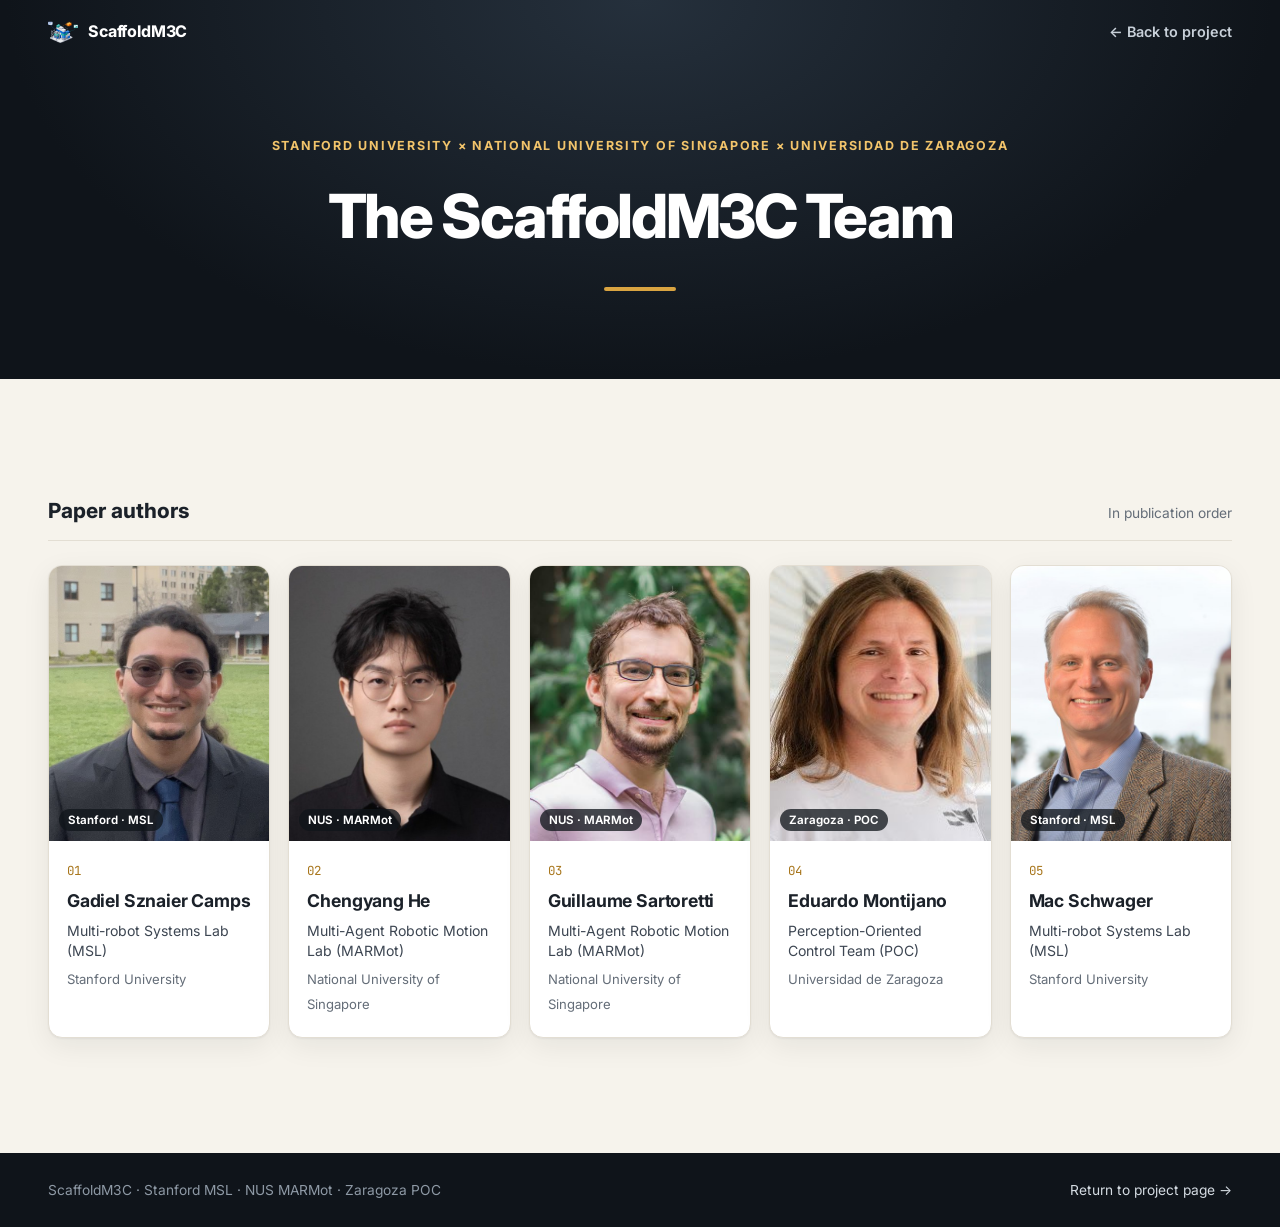
<file: team.html>
<!doctype html>
<html lang="en">
  <head>
    <meta charset="UTF-8" />
    <meta name="viewport" content="width=device-width, initial-scale=1.0" />
    <meta
      name="description"
      content="Meet the authors of ScaffoldM3C from Stanford University, the National University of Singapore and Universidad de Zaragoza."
    />
    <title>ScaffoldM3C — Team</title>
    <link rel="icon" href="figures/title_mark.png" />
    <link rel="preconnect" href="https://fonts.googleapis.com" />
    <link rel="preconnect" href="https://fonts.gstatic.com" crossorigin />
    <link
      href="https://fonts.googleapis.com/css2?family=Inter:wght@400;500;600;700;800&family=JetBrains+Mono:wght@400;500&display=swap"
      rel="stylesheet"
    />
    <link rel="stylesheet" href="styles.css" />
  </head>
  <body class="team-page">
    <header class="team-hero">
      <nav class="team-nav" aria-label="Team page navigation">
        <a class="topnav__brand" href="index.html">
          <img src="figures/title_mark.png" alt="" />
          <span>ScaffoldM3C</span>
        </a>
        <a class="team-nav__back" href="index.html#team"><span aria-hidden="true">←</span> Back to project</a>
      </nav>
      <div class="team-hero__content">
        <p>Stanford University × National University of Singapore × Universidad de Zaragoza</p>
        <h1>The ScaffoldM3C Team</h1>
        <div class="team-hero__rule" aria-hidden="true"></div>
      </div>
    </header>

    <main class="section section--paper">
      <div class="section__inner">
        <header class="team-main__header">
          <p>Paper authors</p>
          <span>In publication order</span>
        </header>
        <section class="team-grid" aria-label="ScaffoldM3C authors">
        <article class="team-card" id="gadiel">
          <div class="team-card__photo">
            <img src="team/gadiel.jpg" alt="Gadiel Sznaier Camps" loading="lazy" />
            <span>Stanford · MSL</span>
          </div>
          <div class="team-card__body">
            <span class="team-card__order">01</span>
            <h2>Gadiel Sznaier Camps</h2>
            <p>Multi-robot Systems Lab (MSL)</p>
            <small>Stanford University</small>
          </div>
        </article>
        <article class="team-card" id="chengyang">
          <div class="team-card__photo">
            <img src="team/chengyang.jpg" alt="Chengyang He" loading="lazy" />
            <span>NUS · MARMot</span>
          </div>
          <div class="team-card__body">
            <span class="team-card__order">02</span>
            <h2>Chengyang He</h2>
            <p>Multi-Agent Robotic Motion Lab (MARMot)</p>
            <small>National University of Singapore</small>
          </div>
        </article>
        <article class="team-card" id="guillaume">
          <div class="team-card__photo">
            <img src="team/guillaume.jpg" alt="Guillaume Sartoretti" loading="lazy" />
            <span>NUS · MARMot</span>
          </div>
          <div class="team-card__body">
            <span class="team-card__order">03</span>
            <h2>Guillaume Sartoretti</h2>
            <p>Multi-Agent Robotic Motion Lab (MARMot)</p>
            <small>National University of Singapore</small>
          </div>
        </article>
        <article class="team-card" id="eduardo">
          <div class="team-card__photo">
            <img src="team/eduardo.jpg" alt="Eduardo Montijano" loading="lazy" />
            <span>Zaragoza · POC</span>
          </div>
          <div class="team-card__body">
            <span class="team-card__order">04</span>
            <h2>Eduardo Montijano</h2>
            <p>Perception-Oriented Control Team (POC)</p>
            <small>Universidad de Zaragoza</small>
          </div>
        </article>
        <article class="team-card" id="mac">
          <div class="team-card__photo">
            <img src="team/mac.jpg" alt="Mac Schwager" loading="lazy" />
            <span>Stanford · MSL</span>
          </div>
          <div class="team-card__body">
            <span class="team-card__order">05</span>
            <h2>Mac Schwager</h2>
            <p>Multi-robot Systems Lab (MSL)</p>
            <small>Stanford University</small>
          </div>
        </article>
        </section>
      </div>
    </main>

    <footer class="footer">
      <p>ScaffoldM3C · Stanford MSL · NUS MARMot · Zaragoza POC</p>
      <a href="index.html">Return to project page →</a>
    </footer>
  </body>
</html>
</file>
<file: styles.css>
/* ScaffoldM3C project page.
   Palette follows the paper's stability figure: amber target blocks,
   brick supports, steel scaffolds and the blue support region. */

:root {
  --ink: #1b2129;
  --ink-soft: #3d4652;
  --muted: #646d78;
  --line: #e3ded3;
  --paper: #f6f3ec;
  --white: #ffffff;
  --night: #0f141a;
  --night-2: #161d25;
  --night-line: rgba(255, 255, 255, 0.14);

  --amber: #d9a441;
  --amber-deep: #a8761c;
  --amber-bright: #f2c46b;
  --brick: #c4685e;
  --steel: #98a1a9;
  --steel-deep: #4c555d;
  --hull: #3b6fa8;
  --hull-face: #d7e5f4;
  --good: #2c7a3d;
  --bad: #b3362c;

  --radius: 14px;
  --radius-sm: 9px;
  --shadow: 0 1px 2px rgba(20, 24, 30, 0.05), 0 8px 28px rgba(20, 24, 30, 0.07);
  --gutter: clamp(16px, 4vw, 48px);
  --maxw: 1200px;
  --font: Inter, ui-sans-serif, system-ui, -apple-system, "Segoe UI", sans-serif;
  --mono: "JetBrains Mono", ui-monospace, SFMono-Regular, Menlo, monospace;
}

*,
*::before,
*::after {
  box-sizing: border-box;
}

html {
  scroll-behavior: smooth;
  scroll-padding-top: 64px;
}

body {
  margin: 0;
  min-width: 320px;
  background: var(--paper);
  color: var(--ink);
  font-family: var(--font);
  font-size: 16px;
  line-height: 1.6;
  -webkit-font-smoothing: antialiased;
  overflow-x: hidden;
}

img,
video {
  display: block;
  max-width: 100%;
  height: auto;
}

a {
  color: var(--hull);
  text-underline-offset: 3px;
}

var {
  font-family: "Times New Roman", "STIX Two Text", Georgia, serif;
  font-size: 1.08em;
}

sup {
  line-height: 0;
}

:focus-visible {
  outline: 2px solid var(--amber);
  outline-offset: 3px;
}

/* ------------------------------------------------------------- top nav */

.topnav {
  position: fixed;
  z-index: 50;
  top: 0;
  right: 0;
  left: 0;
  display: flex;
  height: 56px;
  padding: 0 var(--gutter);
  align-items: center;
  justify-content: space-between;
  gap: 24px;
  background: rgba(15, 20, 26, 0.72);
  backdrop-filter: blur(14px) saturate(1.3);
  border-bottom: 1px solid var(--night-line);
  transform: translateY(-100%);
  transition: transform 0.3s ease;
}

.topnav.is-visible {
  transform: none;
}

.topnav__brand {
  display: flex;
  align-items: center;
  gap: 10px;
  color: #fff;
  font-weight: 750;
  letter-spacing: -0.01em;
  text-decoration: none;
}

.topnav__brand img {
  width: 30px;
  height: auto;
}

.topnav__links {
  display: flex;
  gap: 4px;
  overflow-x: auto;
  scrollbar-width: none;
}

.topnav__links a {
  padding: 6px 10px;
  border-radius: 999px;
  color: rgba(255, 255, 255, 0.75);
  font-size: 0.84rem;
  font-weight: 550;
  text-decoration: none;
  white-space: nowrap;
}

.topnav__links a:hover,
.topnav__links a.is-active {
  background: rgba(255, 255, 255, 0.1);
  color: #fff;
}

@media (max-width: 860px) {
  .topnav__links {
    display: none;
  }
}

/* ---------------------------------------------------------------- hero */

.hero {
  position: relative;
  isolation: isolate;
  display: flex;
  min-height: 100svh;
  flex-direction: column;
  overflow: hidden;
  background: radial-gradient(ellipse at 50% 30%, #3a4958 0%, #1c252e 75%);
  color: #fff;
}

.hero__video,
.hero__scrim {
  position: absolute;
  z-index: -2;
  inset: 0;
  width: 100%;
  height: 100%;
}

.hero__video {
  object-fit: cover;
  opacity: 0.68;
  filter: saturate(0.9) blur(1.5px);
  transform: scale(1.03);
}

.hero__scrim {
  z-index: -1;
  background:
    linear-gradient(180deg, rgba(15, 20, 26, 0.3) 0%, rgba(15, 20, 26, 0.45) 55%, rgba(15, 20, 26, 0.9) 100%),
    radial-gradient(ellipse at center, transparent 30%, rgba(10, 13, 17, 0.35) 100%);
}

.hero__content {
  display: flex;
  width: min(1100px, calc(100% - 2 * var(--gutter)));
  margin: auto;
  padding: clamp(40px, 7vh, 80px) 0 clamp(28px, 4vh, 48px);
  flex-direction: column;
  align-items: center;
  text-align: center;
}

.logos {
  display: flex;
  flex-wrap: wrap;
  justify-content: center;
  gap: 12px 18px;
  margin-bottom: clamp(28px, 5vh, 52px);
}

.logo-pair {
  display: flex;
  gap: 6px;
}

.logo-chip {
  display: grid;
  width: 104px;
  height: 52px;
  padding: 6px 10px;
  place-items: center;
  border-radius: 8px;
  background: rgba(255, 255, 255, 0.94);
  box-shadow: 0 6px 22px rgba(0, 0, 0, 0.22);
}

.logo-chip img {
  max-width: 100%;
  max-height: 40px;
  object-fit: contain;
}

.logo-chip--nus img {
  /* the NUS artwork has generous transparent padding */
  max-height: 64px;
  margin: -12px 0;
}

.logo-chip--square {
  width: 60px;
  padding: 4px;
}

.logo-chip--square img {
  max-height: 46px;
}

.paper-heading {
  display: flex;
  flex-direction: column;
  align-items: center;
}

.paper-heading__mark {
  width: clamp(92px, 11vw, 132px);
  margin-bottom: 10px;
  filter: drop-shadow(0 10px 24px rgba(0, 0, 0, 0.35));
}

.paper-heading h1 {
  margin: 0;
  font-weight: 700;
}

.paper-heading__name {
  display: block;
  font-size: clamp(2.8rem, 7.5vw, 5.6rem);
  font-weight: 800;
  letter-spacing: -0.045em;
  line-height: 1;
}

.paper-heading__name span {
  color: var(--amber);
}

.paper-heading__subtitle {
  display: block;
  max-width: 880px;
  margin: 18px auto 0;
  color: #dfe5ec;
  font-size: clamp(1.1rem, 2.2vw, 1.6rem);
  font-weight: 500;
  letter-spacing: -0.015em;
  line-height: 1.3;
  text-wrap: balance;
}

.authors {
  margin-top: clamp(24px, 4vh, 40px);
}

.authors__names {
  display: flex;
  margin: 0;
  flex-wrap: wrap;
  justify-content: center;
  row-gap: 6px;
  font-size: clamp(0.95rem, 1.6vw, 1.1rem);
  font-weight: 600;
}

.authors__names span:not(:last-child)::after {
  content: "·";
  margin: 0 0.6em;
  color: var(--amber);
}

.authors sup {
  margin-left: 1px;
  color: var(--amber-bright);
  font-size: 0.66em;
  font-weight: 750;
}

.authors__affiliations {
  display: flex;
  margin-top: 14px;
  flex-wrap: wrap;
  justify-content: center;
  gap: 4px 26px;
  color: #b9c3ce;
  font-size: clamp(0.76rem, 1.2vw, 0.86rem);
}

.authors__affiliations p {
  margin: 0;
}

.hero__actions {
  display: flex;
  margin-top: clamp(24px, 4vh, 38px);
  flex-wrap: wrap;
  justify-content: center;
  gap: 10px;
}

.btn {
  display: inline-flex;
  min-height: 44px;
  padding: 0 18px;
  align-items: center;
  gap: 8px;
  border: 1px solid transparent;
  border-radius: 999px;
  font-size: 0.95rem;
  font-weight: 650;
  text-decoration: none;
  transition: background 0.2s, border-color 0.2s, transform 0.2s;
}

.btn svg {
  width: 18px;
  height: 18px;
  fill: none;
  stroke: currentColor;
  stroke-width: 1.7;
  stroke-linecap: round;
  stroke-linejoin: round;
}

.btn--primary {
  background: var(--amber);
  color: #231a08;
}

.btn--primary svg {
  stroke: #231a08;
}

.btn--primary:hover {
  background: var(--amber-bright);
  transform: translateY(-1px);
}

.btn--ghost {
  border-color: rgba(255, 255, 255, 0.28);
  background: rgba(255, 255, 255, 0.06);
  color: #fff;
}

.btn--ghost:hover {
  border-color: rgba(255, 255, 255, 0.5);
  background: rgba(255, 255, 255, 0.12);
}

.btn--ghost svg path[d^="M12 2.4"] {
  fill: currentColor;
  stroke: none;
}

.btn small {
  padding: 1px 7px;
  border-radius: 999px;
  background: rgba(255, 255, 255, 0.14);
  font-size: 0.7rem;
  font-weight: 600;
  letter-spacing: 0.04em;
  text-transform: uppercase;
}

.is-disabled {
  cursor: not-allowed;
  opacity: 0.6;
}

.hero__stats {
  display: grid;
  width: min(1100px, calc(100% - 2 * var(--gutter)));
  margin: 0 auto clamp(24px, 5vh, 44px);
  grid-template-columns: repeat(4, 1fr);
  border: 1px solid var(--night-line);
  border-radius: var(--radius);
  background: rgba(15, 20, 26, 0.55);
  backdrop-filter: blur(8px);
}

.hero__stats div {
  padding: 16px 20px;
}

.hero__stats div + div {
  border-left: 1px solid var(--night-line);
}

.hero__stats dt {
  color: var(--amber);
  font-size: clamp(1.4rem, 2.6vw, 2rem);
  font-weight: 800;
  letter-spacing: -0.03em;
  line-height: 1.1;
}

.hero__stats dd {
  margin: 4px 0 0;
  color: #b9c3ce;
  font-size: 0.82rem;
  line-height: 1.35;
}

@media (max-width: 760px) {
  .hero__stats {
    grid-template-columns: repeat(2, 1fr);
  }

  .hero__stats div:nth-child(3) {
    border-left: 0;
  }

  .hero__stats div:nth-child(n + 3) {
    border-top: 1px solid var(--night-line);
  }
}

/* ------------------------------------------------------------ sections */

.section {
  position: relative;
  padding: clamp(64px, 9vw, 120px) 0;
}

.section--paper {
  background: var(--paper);
}

.section--white {
  background: var(--white);
}

.section--dark {
  background: linear-gradient(180deg, var(--night) 0%, var(--night-2) 100%);
  color: #e8edf2;
}

.section__inner {
  width: min(var(--maxw), calc(100% - 2 * var(--gutter)));
  margin: 0 auto;
}

.section__header {
  display: grid;
  margin-bottom: clamp(28px, 4vw, 48px);
  grid-template-columns: auto 1fr;
  align-items: baseline;
  column-gap: 18px;
}

.section__number {
  color: var(--amber-deep);
  font-family: var(--mono);
  font-size: 0.9rem;
  font-weight: 500;
}

.section--dark .section__number {
  color: var(--amber);
}

.section__header h2 {
  margin: 0;
  font-size: clamp(1.8rem, 3.6vw, 2.7rem);
  font-weight: 750;
  letter-spacing: -0.035em;
  line-height: 1.1;
}

.section__lede {
  grid-column: 2;
  max-width: 820px;
  margin: 14px 0 0;
  color: var(--muted);
  font-size: 1.06rem;
}

.section--dark .section__lede {
  color: #aeb8c3;
}

@media (max-width: 560px) {
  .section__header {
    grid-template-columns: 1fr;
  }

  .section__lede {
    grid-column: 1;
  }
}

.subhead {
  margin: 0 0 16px;
  font-size: 1.15rem;
  font-weight: 700;
  letter-spacing: -0.01em;
}

.prose h3 {
  margin: 0 0 12px;
  font-size: 1.2rem;
  font-weight: 700;
  letter-spacing: -0.015em;
}

.prose p,
.prose li {
  color: var(--ink-soft);
}

.prose p {
  margin: 0 0 14px;
}

.prose ul {
  margin: 0 0 14px;
  padding-left: 1.2em;
}

.note {
  margin: 14px 0 0;
  color: var(--muted);
  font-size: 0.88rem;
}

/* ------------------------------------------------------------- figures */

.figure {
  margin: 0;
}

.figure figcaption {
  margin-top: 12px;
  color: var(--muted);
  font-size: 0.9rem;
  line-height: 1.5;
}

.figure figcaption strong {
  color: var(--ink);
}

.figure--framed {
  padding: clamp(10px, 1.6vw, 18px);
  border: 1px solid var(--line);
  border-radius: var(--radius);
  background: var(--white);
  box-shadow: var(--shadow);
}

.figure--framed + .figure--framed,
.smc + .figure {
  margin-top: clamp(24px, 3vw, 36px);
}

.figure--dark figcaption {
  color: #aeb8c3;
}

.zoomable {
  display: block;
  width: 100%;
  padding: 0;
  border: 0;
  border-radius: var(--radius-sm);
  background: none;
  cursor: zoom-in;
  overflow: hidden;
}

.zoomable img {
  width: 100%;
  border-radius: var(--radius-sm);
}

.figure--scroll .figure__scroll {
  overflow-x: auto;
}

@media (max-width: 700px) {
  .figure--scroll .zoomable {
    width: 760px;
  }
}

/* ------------------------------------------------------------- overview */

#overview .figure--framed {
  padding: 0;
  overflow: hidden;
  background: #eceae2;
}

#overview .figure--framed .zoomable,
#overview .figure--framed img {
  border-radius: 0;
}

#overview .figure--framed figcaption {
  margin: 0;
  padding: 14px 18px;
  border-top: 1px solid var(--line);
  background: var(--white);
}

.overview__grid {
  display: grid;
  margin-top: clamp(32px, 5vw, 56px);
  grid-template-columns: minmax(0, 1.5fr) minmax(0, 1fr);
  gap: clamp(28px, 5vw, 64px);
}

@media (max-width: 900px) {
  .overview__grid {
    grid-template-columns: 1fr;
  }
}

.contrib {
  display: flex;
  margin: 0;
  padding: 0;
  flex-direction: column;
  gap: 14px;
  list-style: none;
}

.contrib li {
  display: flex;
  padding: 18px;
  gap: 14px;
  border: 1px solid var(--line);
  border-radius: var(--radius);
  background: var(--white);
}

.contrib h3 {
  margin: 0 0 4px;
  font-size: 1rem;
  font-weight: 700;
}

.contrib p {
  margin: 0;
  color: var(--muted);
  font-size: 0.92rem;
  line-height: 1.5;
}

.contrib__icon {
  display: grid;
  width: 40px;
  height: 40px;
  flex: none;
  place-items: center;
  border-radius: 10px;
}

.contrib__icon svg {
  width: 22px;
  height: 22px;
  fill: none;
  stroke: currentColor;
  stroke-width: 1.7;
  stroke-linecap: round;
  stroke-linejoin: round;
}

.contrib__icon--amber {
  background: #f8ecd3;
  color: var(--amber-deep);
}

.contrib__icon--steel {
  background: #e8ebee;
  color: var(--steel-deep);
}

.contrib__icon--blue {
  background: var(--hull-face);
  color: var(--hull);
}

/* ------------------------------------------------------------ stability */

.stability-grid {
  display: grid;
  grid-template-columns: repeat(2, minmax(0, 1fr));
  gap: clamp(14px, 2vw, 24px);
}

@media (min-width: 1100px) {
  .stability-grid {
    grid-template-columns: repeat(4, minmax(0, 1fr));
  }
}

@media (max-width: 600px) {
  .stability-grid {
    grid-template-columns: 1fr;
  }
}

.clip-card {
  display: flex;
  margin: 0;
  flex-direction: column;
  border: 1px solid var(--line);
  border-radius: var(--radius);
  background: var(--white);
  box-shadow: var(--shadow);
  overflow: hidden;
}

.clip-card__media {
  position: relative;
  aspect-ratio: 1080 / 852;
  background: #fff;
}

.clip-card__media video {
  width: 100%;
  height: 100%;
  object-fit: contain;
}

.clip-card__replay {
  position: absolute;
  top: 8px;
  right: 8px;
  display: grid;
  width: 34px;
  height: 34px;
  place-items: center;
  border: 1px solid var(--line);
  border-radius: 50%;
  background: rgba(255, 255, 255, 0.92);
  color: var(--ink-soft);
  cursor: pointer;
  opacity: 0;
  transition: opacity 0.2s;
}

.clip-card:hover .clip-card__replay,
.clip-card__replay:focus-visible {
  opacity: 1;
}

@media (hover: none) {
  .clip-card__replay {
    opacity: 1;
  }
}

.clip-card__replay svg {
  width: 17px;
  height: 17px;
  fill: none;
  stroke: currentColor;
  stroke-width: 2;
  stroke-linecap: round;
  stroke-linejoin: round;
}

.clip-card figcaption {
  display: flex;
  padding: 14px 16px 16px;
  flex-direction: column;
  gap: 3px;
  border-top: 1px solid var(--line);
  font-size: 0.9rem;
}

.clip-card figcaption strong {
  font-size: 1rem;
}

.clip-card figcaption span:last-child {
  color: var(--muted);
  line-height: 1.45;
}

.verdict {
  align-self: flex-start;
  margin-bottom: 4px;
  padding: 1px 9px;
  border-radius: 999px;
  font-size: 0.72rem;
  font-weight: 700;
  letter-spacing: 0.05em;
  text-transform: uppercase;
}

.verdict--good {
  background: #e3f1e5;
  color: var(--good);
}

.verdict--bad {
  background: #f8e3e1;
  color: var(--bad);
}

.legend {
  display: flex;
  margin: 22px 0 0;
  padding: 0;
  flex-wrap: wrap;
  justify-content: center;
  gap: 8px 20px;
  color: var(--ink-soft);
  font-size: 0.88rem;
  list-style: none;
}

.legend li {
  display: flex;
  align-items: center;
  gap: 7px;
}

.swatch {
  width: 18px;
  height: 13px;
  border: 1.5px solid;
  border-radius: 2px;
}

.swatch--target {
  border-color: #6b4e14;
  background: var(--amber);
}

.swatch--support {
  border-color: #7c3730;
  background: var(--brick);
}

.swatch--scaffold {
  border-color: var(--steel-deep);
  background: repeating-linear-gradient(-45deg, var(--steel) 0 3px, var(--steel-deep) 3px 4px);
}

.swatch--contact {
  border-color: #7c3730;
  background: repeating-linear-gradient(-45deg, #dc9d95 0 3px, #7c3730 3px 4px);
}

.swatch--hull {
  border-color: var(--hull);
  background: var(--hull-face);
}

.legend .dot {
  width: 8px;
  height: 8px;
  border-radius: 50%;
  background: var(--ink);
}

.legend .cross {
  font-size: 1.3rem;
  font-weight: 700;
  line-height: 1;
}

.rules {
  display: grid;
  margin: clamp(28px, 4vw, 40px) 0 0;
  padding: 0;
  grid-template-columns: repeat(3, minmax(0, 1fr));
  gap: 14px;
  counter-reset: rule;
  list-style: none;
}

.rules li {
  padding: 16px 18px 16px 52px;
  position: relative;
  border-radius: var(--radius);
  background: var(--paper);
  color: var(--ink-soft);
  font-size: 0.93rem;
  line-height: 1.5;
  counter-increment: rule;
}

.rules li::before {
  position: absolute;
  top: 15px;
  left: 16px;
  display: grid;
  width: 24px;
  height: 24px;
  place-items: center;
  border-radius: 6px;
  background: var(--amber);
  color: #231a08;
  content: counter(rule);
  font-size: 0.8rem;
  font-weight: 800;
}

.rules strong {
  display: block;
  color: var(--ink);
}

@media (max-width: 800px) {
  .rules {
    grid-template-columns: 1fr;
  }
}

#stability .note {
  text-align: center;
}

/* --------------------------------------------------------------- method */

.smc {
  display: grid;
  margin: 0;
  padding: 0;
  grid-template-columns: repeat(4, minmax(0, 1fr));
  gap: 0;
  list-style: none;
}

.smc li {
  position: relative;
  padding: 20px 22px;
  border: 1px solid var(--line);
  background: var(--white);
}

.smc li + li {
  border-left: 0;
}

.smc li:first-child {
  border-radius: var(--radius) 0 0 var(--radius);
}

.smc li:last-child {
  border-radius: 0 var(--radius) var(--radius) 0;
}

.smc li:not(:last-child)::after {
  position: absolute;
  z-index: 1;
  top: 50%;
  right: -9px;
  width: 16px;
  height: 16px;
  border-top: 1px solid var(--line);
  border-right: 1px solid var(--line);
  background: var(--white);
  content: "";
  transform: translateY(-50%) rotate(45deg);
}

.smc__step {
  display: grid;
  width: 28px;
  height: 28px;
  margin-bottom: 10px;
  place-items: center;
  border-radius: 8px;
  background: var(--hull-face);
  color: var(--hull);
  font-family: var(--mono);
  font-size: 0.85rem;
  font-weight: 500;
}

.smc h4 {
  margin: 0 0 6px;
  font-size: 1rem;
  font-weight: 700;
}

.smc p {
  margin: 0;
  color: var(--muted);
  font-size: 0.9rem;
  line-height: 1.5;
}

@media (max-width: 900px) {
  .smc {
    grid-template-columns: repeat(2, minmax(0, 1fr));
    gap: 12px;
  }

  .smc li,
  .smc li + li,
  .smc li:first-child,
  .smc li:last-child {
    border: 1px solid var(--line);
    border-radius: var(--radius);
  }

  .smc li::after {
    display: none;
  }
}

@media (max-width: 520px) {
  .smc {
    grid-template-columns: 1fr;
  }
}

.split {
  display: grid;
  margin-top: clamp(24px, 3vw, 36px);
  grid-template-columns: minmax(0, 0.9fr) minmax(0, 1.1fr);
  align-items: center;
  gap: clamp(24px, 4vw, 56px);
}

.split--wide-left {
  margin-top: 0;
  grid-template-columns: minmax(0, 1.8fr) minmax(0, 1fr);
  align-items: start;
}

@media (max-width: 860px) {
  .split,
  .split--wide-left {
    grid-template-columns: 1fr;
  }
}

.split__figure {
  max-width: 520px;
  justify-self: center;
}

/* -------------------------------------------------------------- results */

.stat-row {
  display: grid;
  margin-bottom: clamp(24px, 3vw, 36px);
  grid-template-columns: repeat(4, minmax(0, 1fr));
  gap: 14px;
}

@media (max-width: 900px) {
  .stat-row {
    grid-template-columns: repeat(2, minmax(0, 1fr));
  }
}

.stat {
  display: flex;
  padding: 18px 20px;
  flex-direction: column;
  gap: 6px;
  border-left: 3px solid var(--amber);
  border-radius: 0 var(--radius-sm) var(--radius-sm) 0;
  background: var(--paper);
}

.stat__value {
  font-size: clamp(1.7rem, 3vw, 2.3rem);
  font-weight: 800;
  letter-spacing: -0.035em;
  line-height: 1;
  font-variant-numeric: tabular-nums;
}

.stat__value small {
  margin-left: 2px;
  color: var(--muted);
  font-size: 0.55em;
  font-weight: 700;
}

.stat__label {
  color: var(--muted);
  font-size: 0.86rem;
  line-height: 1.4;
}

.table-wrap {
  border: 1px solid var(--line);
  border-radius: var(--radius);
  background: var(--white);
  overflow-x: auto;
}

.table-wrap--compact {
  border: 0;
  background: none;
}

.results-table {
  width: 100%;
  min-width: 780px;
  border-collapse: collapse;
  font-size: 0.9rem;
  font-variant-numeric: tabular-nums;
}

.results-table--compact {
  min-width: 0;
  border: 1px solid var(--line);
  border-radius: var(--radius);
  background: var(--white);
  border-collapse: separate;
  border-spacing: 0;
  overflow: hidden;
}

.results-table caption {
  padding: 14px 16px 10px;
  color: var(--muted);
  font-size: 0.84rem;
  text-align: left;
}

.results-table--compact caption {
  padding: 0 0 10px;
  color: var(--ink);
  font-weight: 650;
}

.results-table th,
.results-table td {
  padding: 9px 14px;
  border-top: 1px solid var(--line);
  text-align: right;
  white-space: nowrap;
}

.results-table thead th {
  border-top: 0;
  background: var(--paper);
  color: var(--ink-soft);
  font-size: 0.8rem;
  font-weight: 650;
}

.results-table th[scope="row"],
.results-table thead th:first-child {
  text-align: left;
}

.results-table th[scope="row"] {
  font-weight: 550;
}

.results-table tr.group th {
  padding-top: 14px;
  background: var(--white);
  color: var(--amber-deep);
  font-size: 0.75rem;
  font-weight: 750;
  letter-spacing: 0.08em;
  text-align: left;
  text-transform: uppercase;
}

.results-table tr.group span {
  color: var(--muted);
  font-weight: 500;
  letter-spacing: 0;
  text-transform: none;
}

.results-table tr.muted {
  color: var(--muted);
}

.results-table tr.ours {
  background: #fdf7ea;
}

.results-table tr.ours th {
  font-weight: 700;
}

.results-table td.best {
  color: var(--good);
  font-weight: 750;
}

#results .figure--scroll {
  margin-top: clamp(28px, 4vw, 44px);
}

/* ------------------------------------------------------------- hardware */

.builds__tabs {
  display: inline-flex;
  margin-bottom: 20px;
  padding: 4px;
  gap: 4px;
  border: 1px solid var(--night-line);
  border-radius: 999px;
  background: rgba(255, 255, 255, 0.04);
  max-width: 100%;
  overflow-x: auto;
}

.builds__tabs button {
  display: inline-flex;
  min-height: 40px;
  padding: 0 18px;
  align-items: center;
  gap: 8px;
  border: 0;
  border-radius: 999px;
  background: none;
  color: #c8d0d9;
  cursor: pointer;
  font: inherit;
  font-size: 0.95rem;
  font-weight: 650;
  white-space: nowrap;
}

.builds__tabs button span {
  color: #8894a1;
  font-size: 0.78rem;
  font-weight: 550;
}

.builds__tabs button[aria-selected="true"] {
  background: var(--amber);
  color: #231a08;
}

.builds__tabs button[aria-selected="true"] span {
  color: #5a4210;
}

.build__row {
  display: grid;
  grid-template-columns: minmax(0, 32fr) minmax(0, 9fr);
  gap: 12px;
}

@media (max-width: 760px) {
  .build__row {
    grid-template-columns: 1fr;
  }

  .build__video--square {
    max-width: 320px;
  }
}

.build__video {
  position: relative;
  border-radius: var(--radius-sm);
  background: #000;
  overflow: hidden;
}

.build__video--wide {
  aspect-ratio: 32 / 9;
}

.build__video--square {
  aspect-ratio: 1;
  background: #fff;
}

.build__video video {
  width: 100%;
  height: 100%;
  object-fit: cover;
}

.build__video--square video {
  object-fit: contain;
}

.tag {
  position: absolute;
  top: 10px;
  left: 10px;
  padding: 3px 9px;
  border-radius: 999px;
  background: rgba(15, 20, 26, 0.72);
  color: #fff;
  font-size: 0.72rem;
  font-weight: 600;
  pointer-events: none;
}

.build__video--square .tag {
  top: auto;
  bottom: 10px;
}

.build__meta {
  margin-top: 12px;
  padding: 14px 16px;
  border-radius: var(--radius-sm);
  background: #fff;
  color: var(--ink);
}

.build__prompt {
  margin: 0 0 8px;
  font-size: 0.95rem;
}

.build__prompt span {
  margin-right: 8px;
  padding: 1px 8px;
  border-radius: 999px;
  background: var(--hull-face);
  color: var(--hull);
  font-size: 0.72rem;
  font-weight: 750;
  letter-spacing: 0.05em;
  text-transform: uppercase;
}

.build__meta img {
  width: 100%;
}

.hardware-figure {
  max-width: 640px;
  margin: clamp(36px, 5vw, 56px) auto 0;
}

.hardware-figure .zoomable {
  border-radius: var(--radius);
}

/* ------------------------------------------------------------ ablations */

.card-grid {
  display: grid;
  margin-top: clamp(24px, 3vw, 36px);
  grid-template-columns: repeat(3, minmax(0, 1fr));
  align-items: start;
  gap: clamp(16px, 2vw, 24px);
}

@media (max-width: 960px) {
  .card-grid {
    grid-template-columns: repeat(2, minmax(0, 1fr));
  }
}

@media (max-width: 620px) {
  .card-grid {
    grid-template-columns: 1fr;
  }
}

.card-grid .figure--framed + .figure--framed {
  margin-top: 0;
}

/* ----------------------------------------------------------------- team */

.avatars {
  display: grid;
  margin: 0;
  padding: 0;
  grid-template-columns: repeat(5, minmax(0, 1fr));
  gap: clamp(12px, 2vw, 24px);
  list-style: none;
}

@media (max-width: 760px) {
  .avatars {
    grid-template-columns: repeat(3, minmax(0, 1fr));
  }
}

@media (max-width: 420px) {
  .avatars {
    grid-template-columns: repeat(2, minmax(0, 1fr));
  }
}

.avatar {
  display: flex;
  padding: 18px 8px;
  flex-direction: column;
  align-items: center;
  gap: 4px;
  border-radius: var(--radius);
  color: var(--ink);
  text-align: center;
  text-decoration: none;
  transition: background 0.2s;
}

.avatar:hover {
  background: var(--paper);
}

.avatar img {
  width: clamp(76px, 9vw, 104px);
  aspect-ratio: 1;
  margin-bottom: 10px;
  border: 3px solid var(--white);
  border-radius: 50%;
  box-shadow: 0 0 0 1px var(--line), 0 6px 18px rgba(20, 24, 30, 0.12);
  object-fit: cover;
  object-position: center 25%;
  transition: box-shadow 0.2s;
}

.avatar:hover img {
  box-shadow: 0 0 0 2px var(--amber), 0 6px 18px rgba(20, 24, 30, 0.14);
}

.avatar strong {
  font-size: 0.95rem;
  font-weight: 650;
  line-height: 1.3;
}

.avatar sup {
  margin-left: 1px;
  color: var(--amber-deep);
  font-size: 0.66em;
}

.avatar span {
  color: var(--muted);
  font-size: 0.82rem;
}

.avatars__more {
  margin: 20px 0 0;
  text-align: center;
}

.btn--outline {
  border-color: var(--line);
  background: var(--white);
  color: var(--ink);
}

.btn--outline:hover {
  border-color: var(--amber);
}

/* ------------------------------------------------------------ resources */

.resources {
  display: grid;
  grid-template-columns: repeat(2, minmax(0, 1fr));
  gap: 14px;
}

@media (max-width: 800px) {
  .resources {
    grid-template-columns: 1fr;
  }
}

.resource {
  display: flex;
  padding: 22px;
  flex-direction: column;
  gap: 4px;
  border: 1px solid var(--line);
  border-radius: var(--radius);
  background: var(--white);
  color: var(--muted);
  font-size: 0.92rem;
  text-decoration: none;
  transition: border-color 0.2s, transform 0.2s;
}

a.resource:hover {
  border-color: var(--amber);
  transform: translateY(-2px);
}

.resource strong {
  color: var(--ink);
  font-size: 1.1rem;
}

.resource__eyebrow {
  color: var(--amber-deep);
  font-size: 0.72rem;
  font-weight: 750;
  letter-spacing: 0.1em;
  text-transform: uppercase;
}

.resource__cta {
  margin-top: 10px;
  color: var(--ink);
  font-weight: 650;
}

.bibtex {
  margin-top: 28px;
  border-radius: var(--radius);
  background: var(--night);
  color: #e3e8ee;
  overflow: hidden;
}

.bibtex__head {
  display: flex;
  padding: 12px 18px;
  align-items: center;
  justify-content: space-between;
  border-bottom: 1px solid var(--night-line);
}

.bibtex h3 {
  margin: 0;
  font-size: 0.95rem;
  font-weight: 650;
}

.bibtex__copy {
  min-height: 32px;
  padding: 0 14px;
  border: 1px solid var(--night-line);
  border-radius: 999px;
  background: rgba(255, 255, 255, 0.06);
  color: #fff;
  cursor: pointer;
  font: inherit;
  font-size: 0.82rem;
  font-weight: 600;
}

.bibtex__copy:hover {
  background: rgba(255, 255, 255, 0.14);
}

.bibtex__status {
  padding: 2px 10px;
  border-radius: 999px;
  background: rgba(217, 164, 65, 0.18);
  color: var(--amber-bright);
  font-size: 0.74rem;
  font-weight: 700;
  letter-spacing: 0.06em;
  text-transform: uppercase;
}

.bibtex__soon {
  margin: 0;
  padding: 18px;
  color: #aeb8c3;
  font-size: 0.92rem;
}

.bibtex pre {
  margin: 0;
  padding: 18px;
  overflow-x: auto;
  font-family: var(--mono);
  font-size: 0.84rem;
  line-height: 1.6;
}

/* --------------------------------------------------------------- footer */

.footer {
  display: flex;
  padding: 26px var(--gutter);
  flex-wrap: wrap;
  justify-content: space-between;
  gap: 10px;
  background: var(--night);
  color: #8e99a5;
  font-size: 0.86rem;
}

.footer p {
  margin: 0;
}

.footer a {
  color: #d4dbe2;
  text-decoration: none;
}

/* ------------------------------------------------------------- lightbox */

.lightbox {
  position: fixed;
  z-index: 100;
  inset: 0;
  display: grid;
  padding: clamp(12px, 3vw, 40px);
  place-items: center;
  background: rgba(10, 13, 17, 0.9);
  cursor: zoom-out;
}

.lightbox[hidden] {
  display: none;
}

.lightbox img {
  max-width: 100%;
  max-height: 100%;
  border-radius: 6px;
  background: #fff;
  object-fit: contain;
}

.lightbox__close {
  position: absolute;
  top: 14px;
  right: 16px;
  width: 44px;
  height: 44px;
  border: 0;
  border-radius: 50%;
  background: rgba(255, 255, 255, 0.12);
  color: #fff;
  cursor: pointer;
  font-size: 1.6rem;
  line-height: 1;
}

@media (prefers-reduced-motion: reduce) {
  html {
    scroll-behavior: auto;
  }

  .hero__video {
    display: none;
  }

  *,
  *::before,
  *::after {
    transition: none !important;
  }
}

/* ------------------------------------------------------------ team page */

.team-hero {
  padding: 0 var(--gutter) clamp(48px, 7vw, 88px);
  background: radial-gradient(ellipse at 50% 0%, #25303c 0%, var(--night) 70%);
  color: #fff;
}

.team-nav {
  display: flex;
  max-width: var(--maxw);
  height: 64px;
  margin: 0 auto;
  align-items: center;
  justify-content: space-between;
}

.team-nav__back {
  color: #c8d0d9;
  font-size: 0.9rem;
  font-weight: 600;
  text-decoration: none;
}

.team-nav__back:hover {
  color: #fff;
}

.team-hero__content {
  margin-top: clamp(32px, 6vw, 72px);
  text-align: center;
}

.team-hero__content p {
  margin: 0 0 12px;
  color: var(--amber-bright);
  font-size: 0.78rem;
  font-weight: 700;
  letter-spacing: 0.14em;
  text-transform: uppercase;
}

.team-hero__content h1 {
  margin: 0;
  font-size: clamp(2.2rem, 5vw, 3.8rem);
  font-weight: 800;
  letter-spacing: -0.04em;
}

.team-hero__rule {
  width: 72px;
  height: 4px;
  margin: 22px auto 0;
  border-radius: 2px;
  background: var(--amber);
}

.team-main__header {
  display: flex;
  margin-bottom: 24px;
  align-items: baseline;
  justify-content: space-between;
  border-bottom: 1px solid var(--line);
  padding-bottom: 12px;
}

.team-main__header p {
  margin: 0;
  font-size: 1.3rem;
  font-weight: 750;
}

.team-main__header span {
  color: var(--muted);
  font-size: 0.86rem;
}

.team-grid {
  display: grid;
  grid-template-columns: repeat(auto-fill, minmax(210px, 1fr));
  gap: 18px;
}

.team-card {
  border: 1px solid var(--line);
  border-radius: var(--radius);
  background: var(--white);
  box-shadow: var(--shadow);
  overflow: hidden;
}

.team-card__photo {
  position: relative;
  aspect-ratio: 4 / 5;
  background: #e9e5dc;
}

.team-card__photo img {
  width: 100%;
  height: 100%;
  object-fit: cover;
  object-position: center 25%;
}

.team-card__photo span {
  position: absolute;
  bottom: 10px;
  left: 10px;
  padding: 2px 9px;
  border-radius: 999px;
  background: rgba(15, 20, 26, 0.75);
  color: #fff;
  font-size: 0.72rem;
  font-weight: 650;
}

.team-card__body {
  padding: 16px 18px 20px;
}

.team-card__order {
  color: var(--amber-deep);
  font-family: var(--mono);
  font-size: 0.78rem;
}

.team-card h2 {
  margin: 4px 0 6px;
  font-size: 1.1rem;
  font-weight: 700;
  letter-spacing: -0.01em;
}

.team-card p {
  margin: 0 0 4px;
  color: var(--ink-soft);
  font-size: 0.88rem;
  line-height: 1.45;
}

.team-card small {
  color: var(--muted);
  font-size: 0.82rem;
}
</file>
